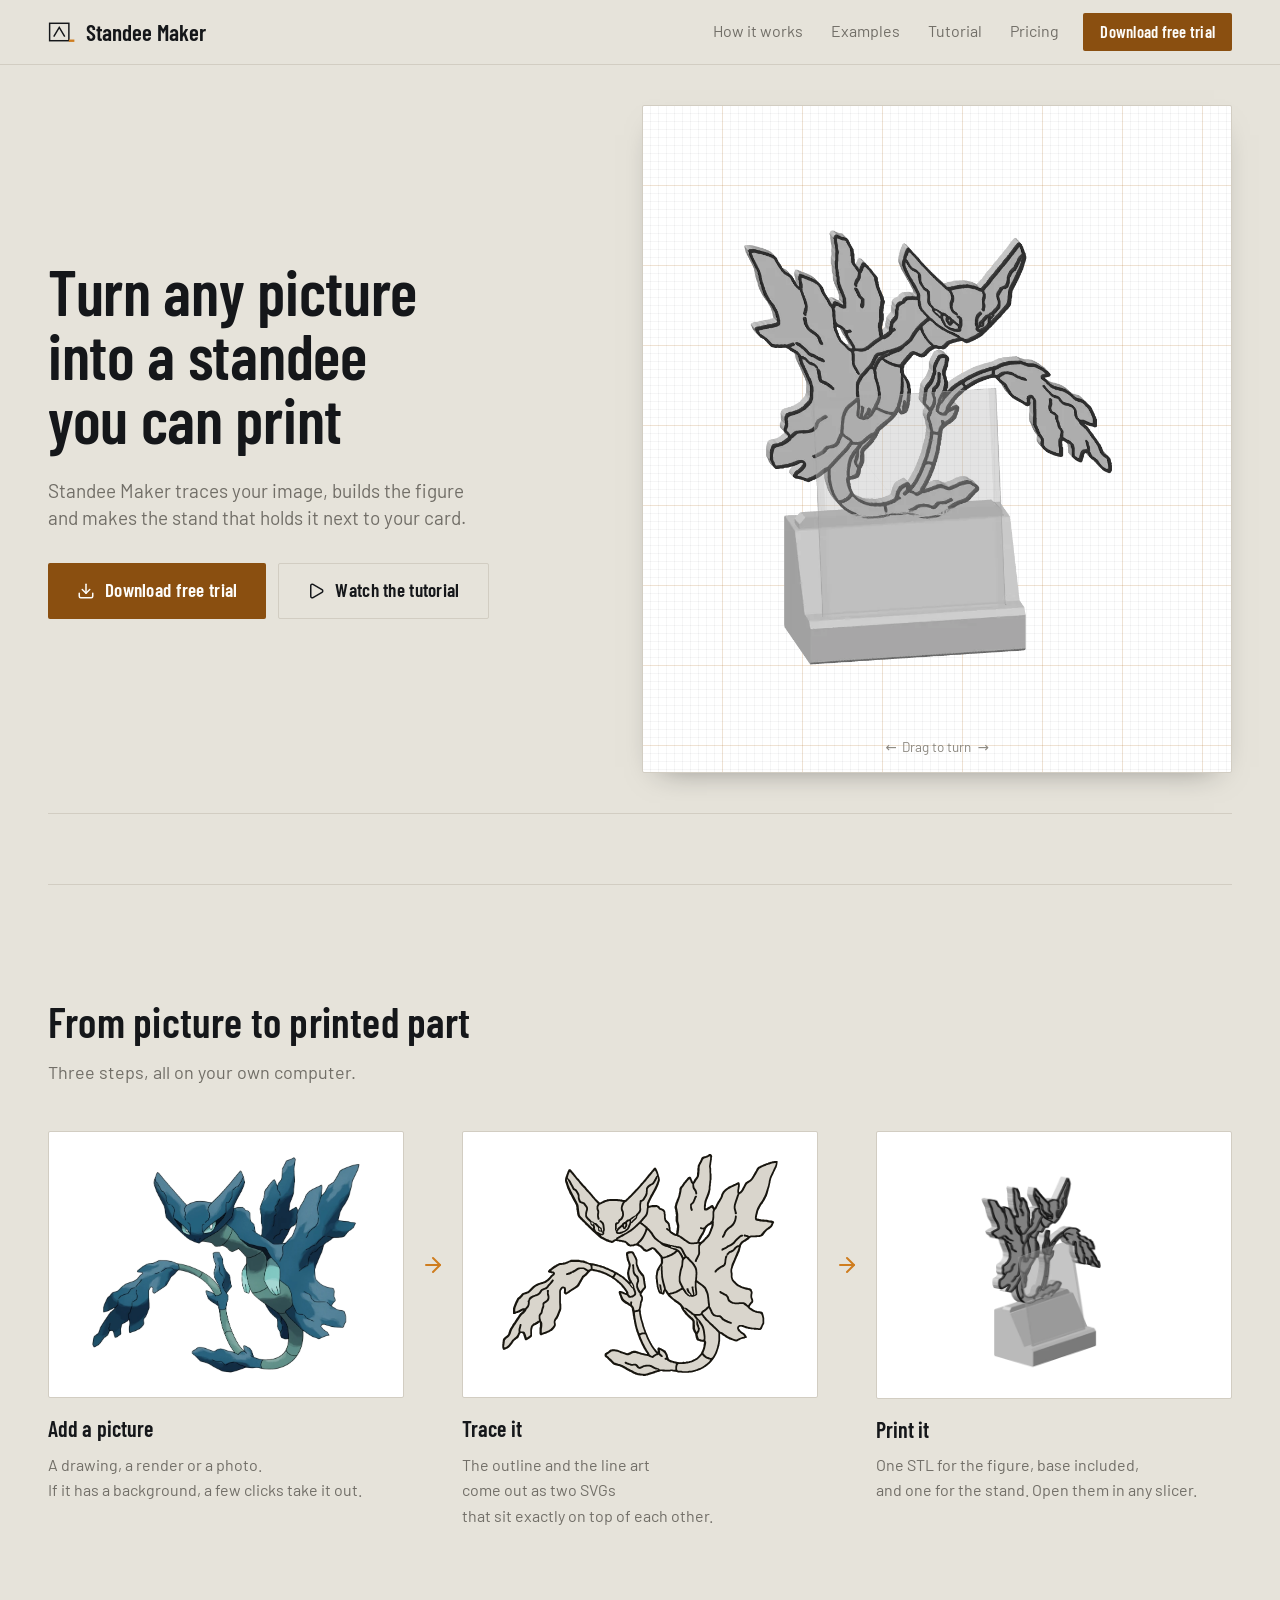
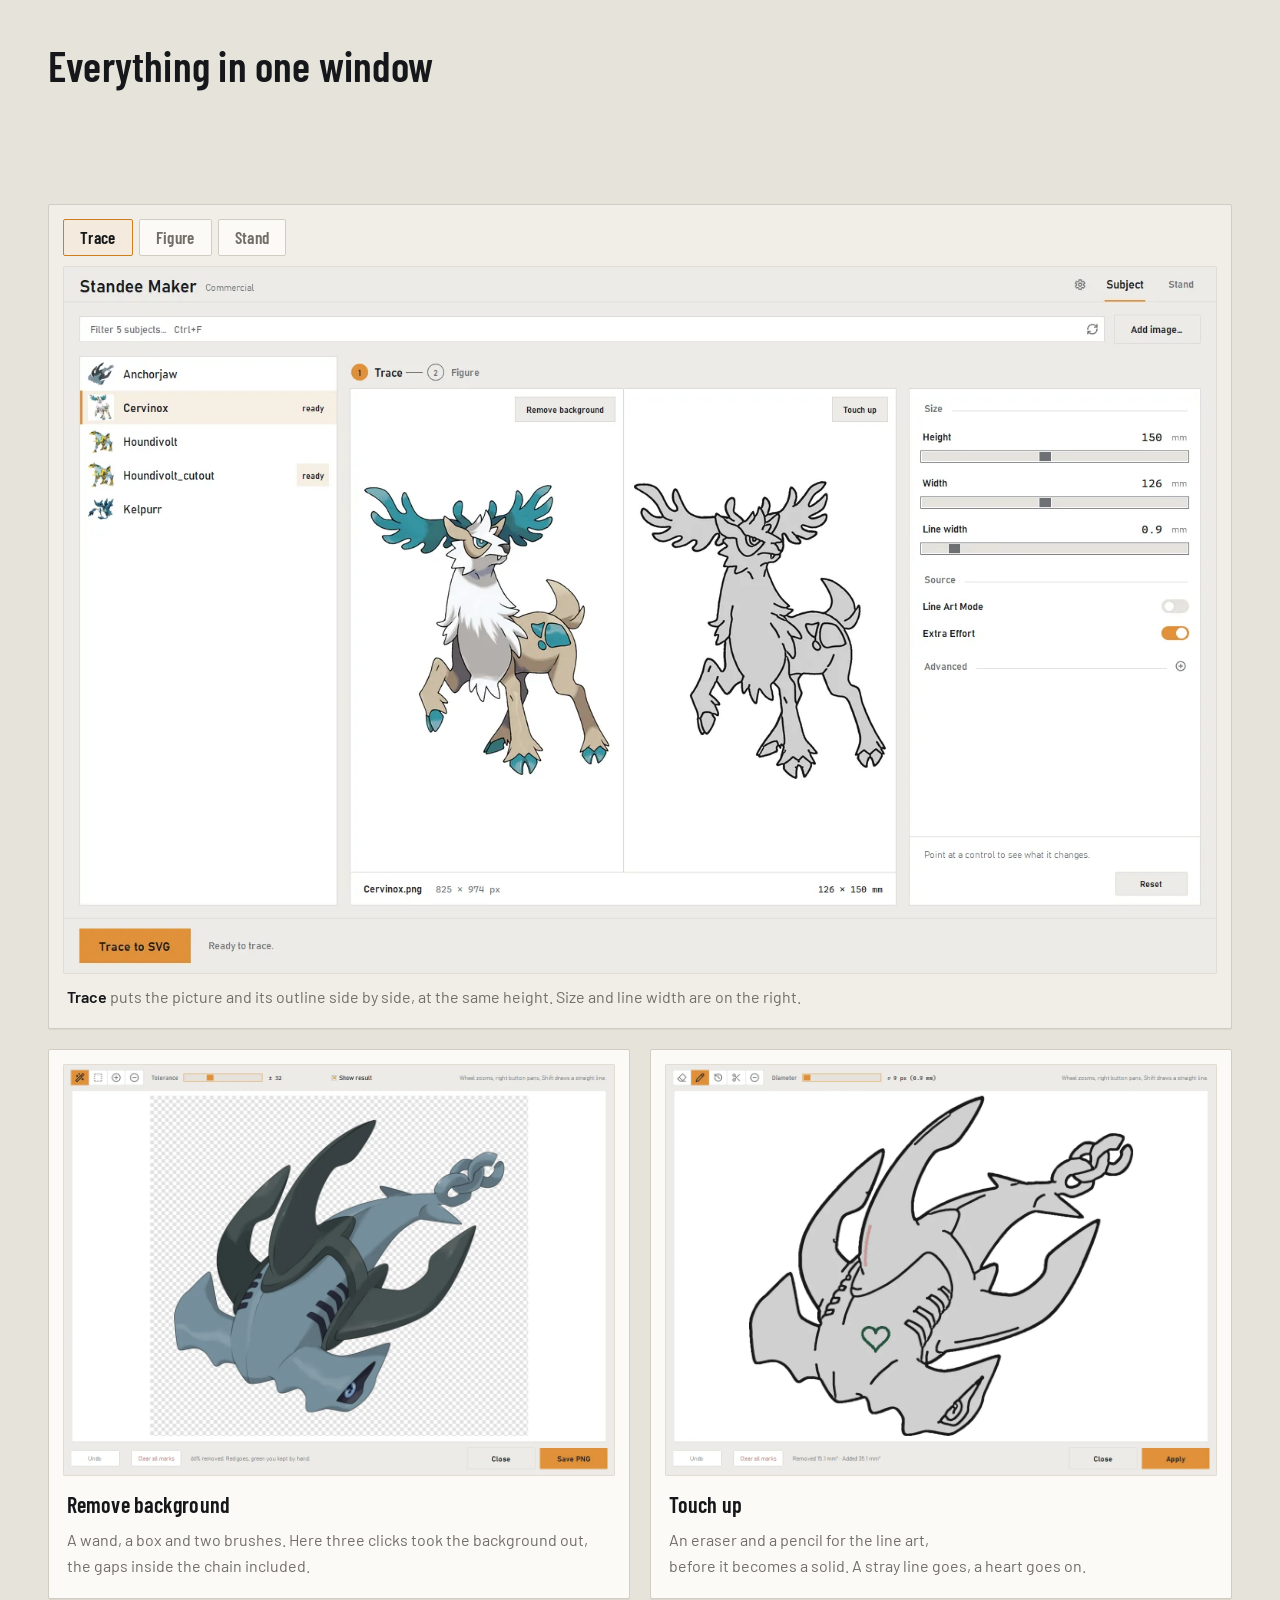
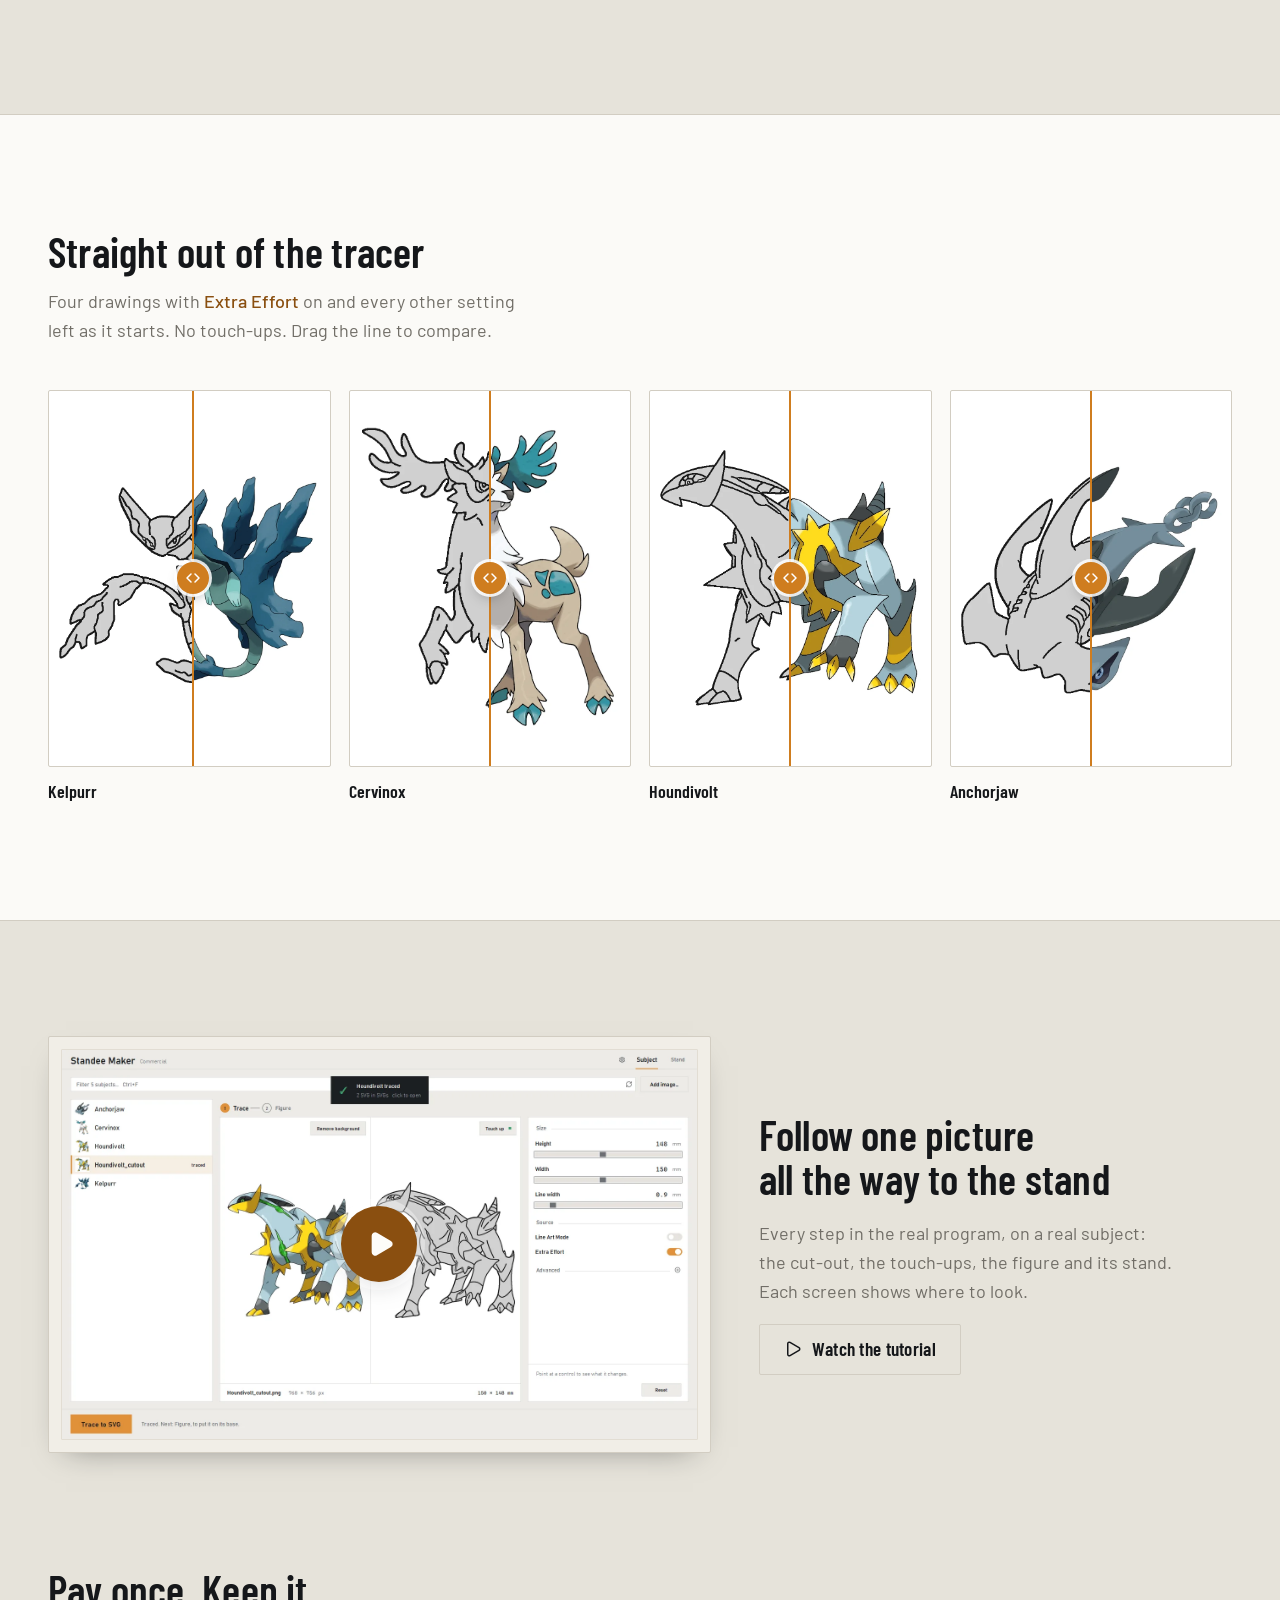
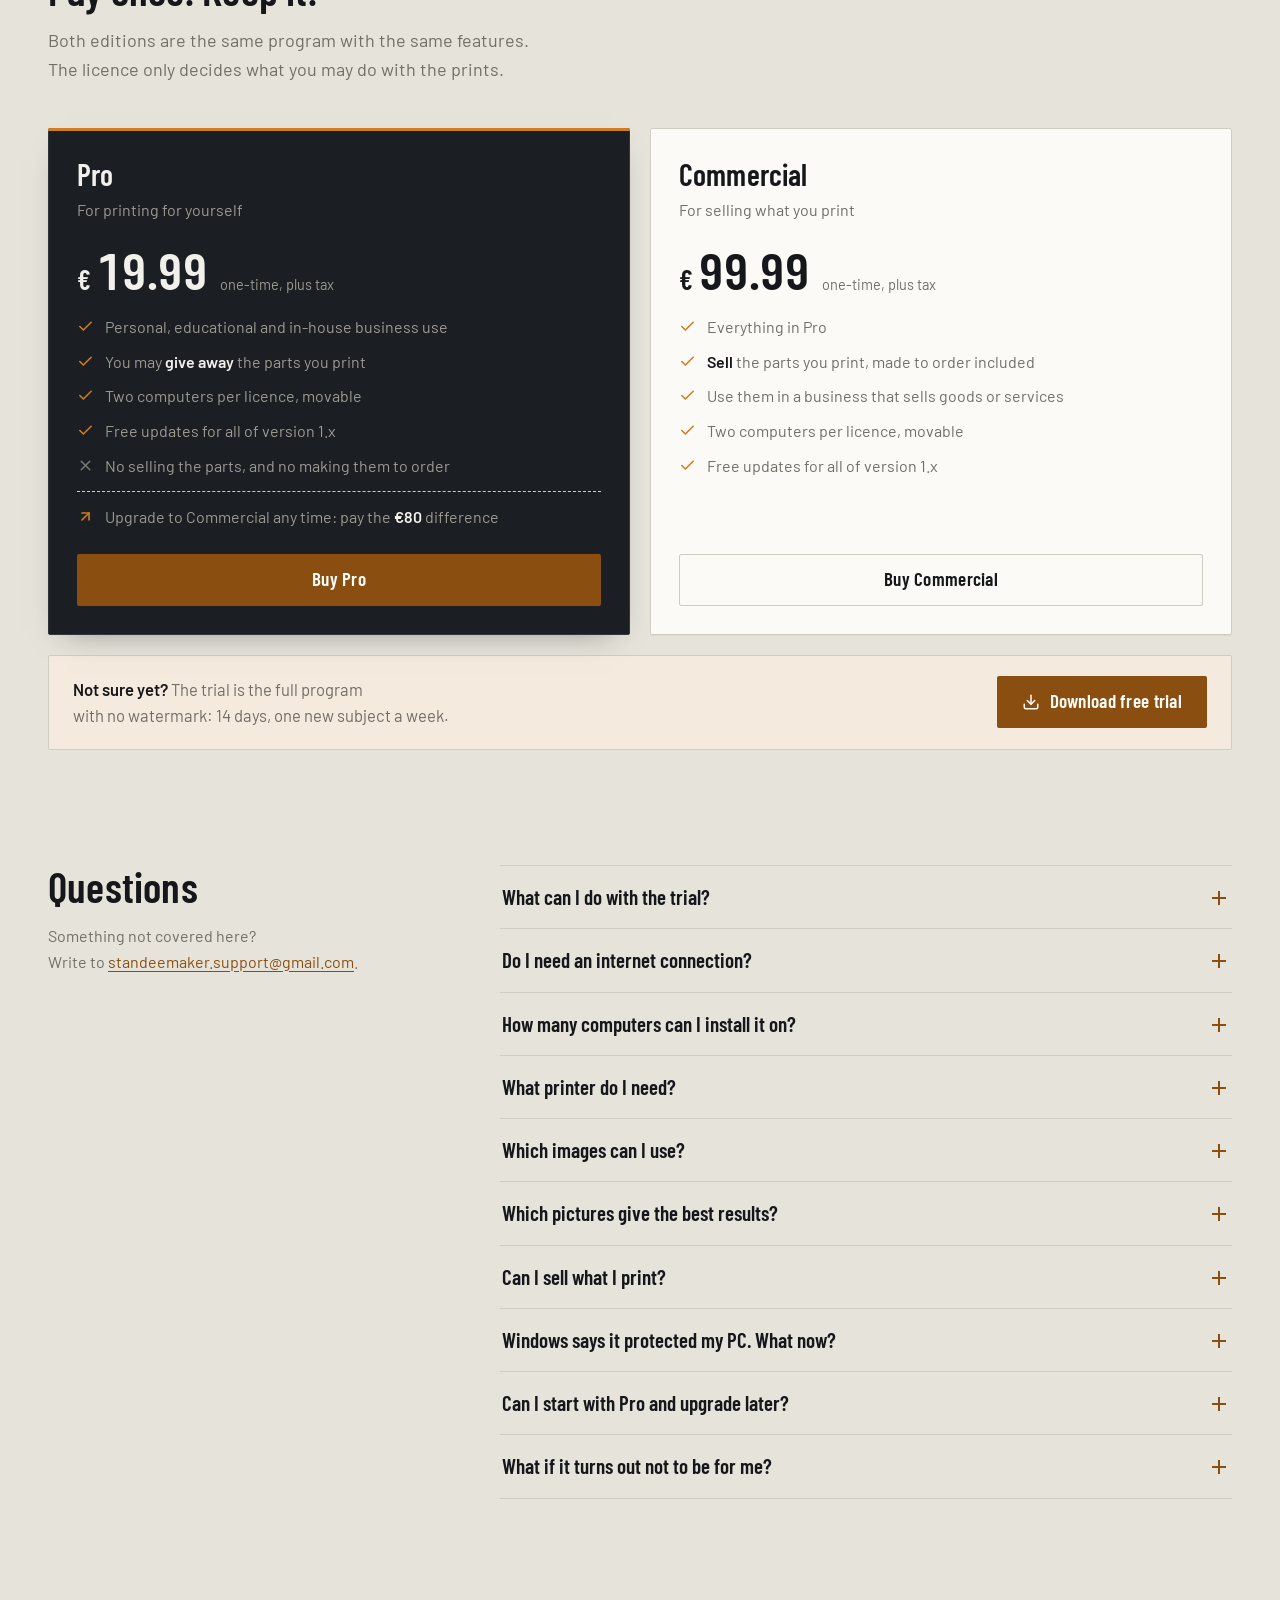
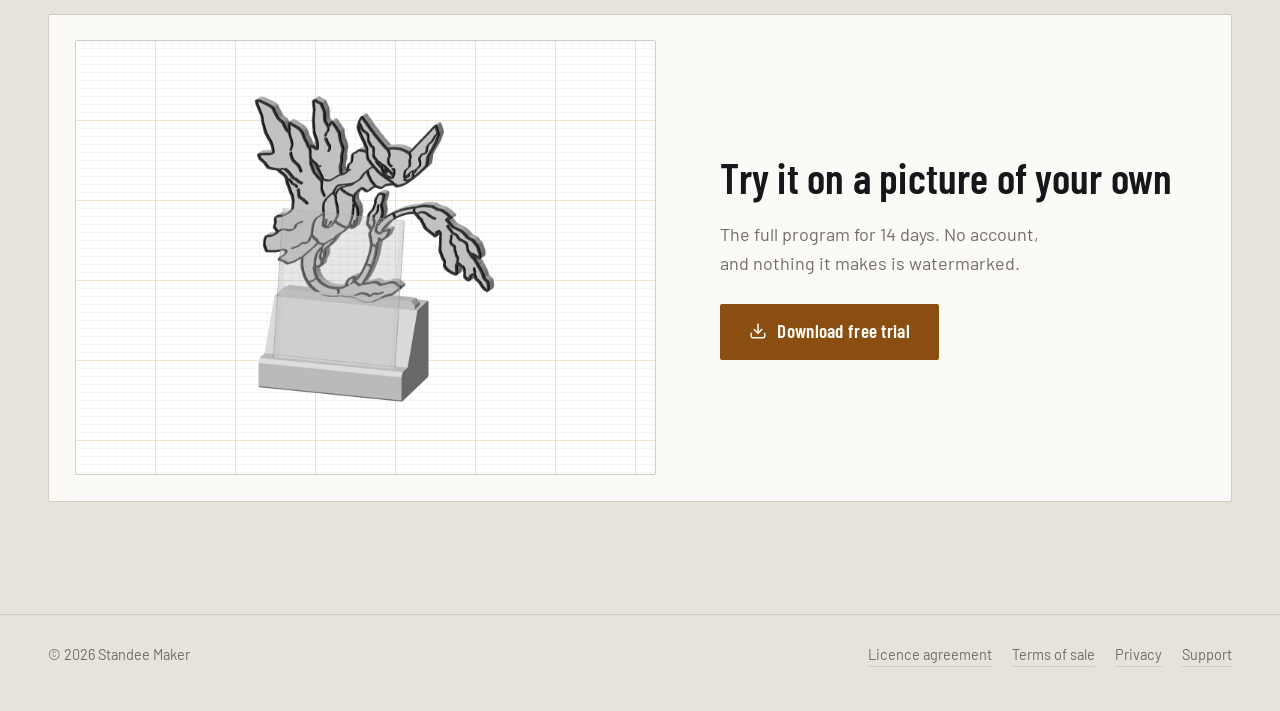
<file: index.html>
<!doctype html>
<html lang="en">
<head>
<meta charset="utf-8">
<meta name="viewport" content="width=device-width,initial-scale=1,viewport-fit=cover">
<title>Standee Maker: turn any picture into a printable standee</title>
<meta name="description" content="Standee Maker traces your image, builds a 3D-printable figure and the stand that holds it next to your card. Runs offline on Windows. Free trial, no account.">
<!-- L'indirizzo del sito: deploy.py lo sostituisce col dominio quando DOMAIN e' impostato. -->
<meta property="og:type" content="website">
<meta property="og:title" content="Standee Maker: turn any picture into a printable standee">
<meta property="og:description" content="Trace an image, build the figure and the stand that holds it next to your card. Runs offline on Windows.">
<meta property="og:url" content="https://eosgithub.github.io/standeemaker-site2/">
<meta property="og:image" content="https://eosgithub.github.io/standeemaker-site2/assets/social.png">
<meta property="og:image:width" content="1200">
<meta property="og:image:height" content="630">
<meta name="twitter:card" content="summary_large_image">
<meta name="color-scheme" content="light dark">
<meta name="theme-color" content="#e6e3da" media="(prefers-color-scheme: light)">
<meta name="theme-color" content="#17181a" media="(prefers-color-scheme: dark)">
<link rel="icon" href="assets/favicon.svg" type="image/svg+xml">
<!-- Prima di tutto il resto: con .js le cose che entrano partono nascoste, e
     main.js le fa entrare. Se main.js non arrivasse, dopo tre secondi la
     pagina si mostra comunque (.late): meglio ferma che vuota. -->
<script>document.documentElement.classList.add("js");window.lateTimer=setTimeout(function(){document.documentElement.classList.add("ready","late")},3000)</script>
<!-- I font stanno in assets/fonts: nessuna richiesta a terzi all'apertura della pagina. -->
<link rel="preload" href="assets/fonts/barlow-condensed-600.woff2" as="font" type="font/woff2" crossorigin>
<link rel="preload" href="assets/fonts/barlow-400.woff2" as="font" type="font/woff2" crossorigin>
<link rel="preload" href="assets/turn/t00.webp?v=6" as="image">
<!-- ?v= su foglio e script: GitHub Pages li lascia in cache dieci minuti, e una
     pagina nuova con lo script vecchio si rompe. Si alza a ogni modifica di
     styles.css o main.js, come TURN_V per le viste. -->
<link rel="stylesheet" href="styles.css?v=15">
</head>
<body>
<div class="sentinel" aria-hidden="true"></div>

<!-- ====================================================== barra in alto -->
<header class="topbar">
  <div class="topbar-in">
    <a class="brand" href="#top">
      <svg class="mark" viewBox="0 0 30 24" aria-hidden="true">
        <rect x="1.5" y="2.5" width="21" height="19" fill="none" stroke="currentColor" stroke-width="1.6"/>
        <path d="M22.5 21.5 L28.5 21.5" stroke="var(--amber)" stroke-width="2.6"/>
        <path d="M6 17 L12 7 L18 17" fill="none" stroke="currentColor" stroke-width="1.6"/>
      </svg>
      <span class="name">Standee Maker</span>
    </a>
    <nav class="topnav" aria-label="Sections of this page">
      <span class="nav-ind" aria-hidden="true"></span>
      <a href="#how">How it works</a>
      <a href="#examples">Examples</a>
      <a href="#tutorial">Tutorial</a>
      <a href="#pricing">Pricing</a>
    </nav>
    <button class="btn btn-s" type="button" data-open="dlg-trial">Download free trial</button>
  </div>
</header>

<main id="top">

  <!-- ================================================================ hero -->
  <!-- Il pezzo che gira sta qui finche' non c'e' la foto vera (SITE.photos.hero,
       main.js): allora la foto prende questo posto e il pezzo scende al terzo
       passo di "How it works". -->
  <section class="hero wrap">
    <div class="hero-copy">
      <h1 data-split><span class="ph">Turn any picture</span> <span class="ph">into a standee</span> <span class="ph">you can print</span></h1>
      <p class="hero-sub" data-reveal style="--d:360ms"><span class="ph">Standee Maker traces your image,</span> <span class="ph">builds the figure</span> <span class="ph">and makes the stand</span> <span class="ph">that holds it next to your card.</span></p>
      <div class="hero-cta" data-reveal style="--d:500ms">
        <button class="btn" type="button" data-open="dlg-trial">
          <svg class="i i-down" viewBox="0 0 24 24" aria-hidden="true"><path d="M12 15V3"/><path d="M21 15v4a2 2 0 0 1-2 2H5a2 2 0 0 1-2-2v-4"/><path d="m7 10 5 5 5-5"/></svg>
          Download free trial
        </button>
        <button class="btn btn-ghost" type="button" data-tour="0">
          <svg class="i i-play" viewBox="0 0 24 24" aria-hidden="true"><path d="M5 5a2 2 0 0 1 3.008-1.728l11.997 6.998a2 2 0 0 1 .003 3.458l-12 7A2 2 0 0 1 5 19z"/></svg>
          Watch the tutorial
        </button>
      </div>
    </div>

    <div class="hero-art graph" id="hero-art">
      <div class="turn-box" id="turn" tabindex="0" role="slider" aria-label="Turn the finished part"
           aria-valuemin="0" aria-valuemax="71" aria-valuenow="0">
        <img id="turn-img" src="assets/turn/t00.webp?v=6" width="1040" height="1360" draggable="false"
             alt="The finished part: the figure slotted into its stand, next to a card in its toploader">
        <span class="turn-tag" id="turn-tag">Drag to turn</span>
      </div>
    </div>
  </section>

  <!-- ======================================================== i quattro fatti -->
  <div class="wrap">
    <ul class="facts">
      <li data-reveal style="--d:700ms">
        <svg class="i" viewBox="0 0 24 24" aria-hidden="true"><rect width="20" height="14" x="2" y="3" rx="2"/><line x1="8" x2="16" y1="21" y2="21"/><line x1="12" x2="12" y1="17" y2="21"/></svg>
        <span>Windows 10+</span>
      </li>
      <li data-reveal style="--d:790ms">
        <svg class="i" viewBox="0 0 24 24" aria-hidden="true"><path d="M12 20h.01"/><path d="M8.5 16.429a5 5 0 0 1 7 0"/><path d="M5 12.859a10 10 0 0 1 5.17-2.69"/><path d="M19 12.859a10 10 0 0 0-2.007-1.523"/><path d="M2 8.82a15 15 0 0 1 4.177-2.643"/><path d="M22 8.82a15 15 0 0 0-11.288-3.764"/><path d="m2 2 20 20"/></svg>
        <span>Works offline</span>
      </li>
      <li data-reveal style="--d:880ms">
        <svg class="i" viewBox="0 0 24 24" aria-hidden="true"><path d="M19 7V4a1 1 0 0 0-1-1H5a2 2 0 0 0 0 4h15a1 1 0 0 1 1 1v4h-3a2 2 0 0 0 0 4h3a1 1 0 0 0 1-1v-2a1 1 0 0 0-1-1"/><path d="M3 5v14a2 2 0 0 0 2 2h15a1 1 0 0 0 1-1v-4"/></svg>
        <span>Pay once, no subscription</span>
      </li>
      <li data-reveal style="--d:970ms">
        <svg class="i" viewBox="0 0 24 24" aria-hidden="true"><path d="m16.5 16.5 5 5"/><path d="M2 21a8 8 0 0 1 11.531-7.18"/><path d="m21.5 16.5-5 5"/><circle cx="10" cy="8" r="5"/></svg>
        <span>Free trial, no account</span>
      </li>
    </ul>
  </div>

  <!-- =========================================================== tre passi -->
  <section id="how" class="wrap sec">
    <div class="sec-head">
      <h2 data-split>From picture to printed part</h2>
      <p data-reveal style="--d:180ms">Three steps, all on your own computer.</p>
    </div>
    <ol class="triptych">
      <li class="trip" data-reveal style="--d:0ms">
        <div class="trip-art graph"><img src="assets/source.webp" width="821" height="668" loading="lazy"
             alt="The starting picture: a colour character on a transparent background"></div>
        <h3>Add a picture</h3>
        <p><span class="ph">A drawing, a render or a photo.</span> <span class="ph">If it has a background,</span> <span class="ph">a few clicks take it out.</span></p>
      </li>
      <li class="trip" data-reveal style="--d:120ms">
        <svg class="i trip-join" viewBox="0 0 24 24" aria-hidden="true"><path d="M5 12h14"/><path d="m12 5 7 7-7 7"/></svg>
        <div class="trip-art graph scan-me" id="trace-art"><img src="assets/trace/kelpurr.svg" loading="lazy"
             alt="The traced picture: silhouette in grey, line art in black"><span class="trip-scan" aria-hidden="true"></span></div>
        <h3>Trace it</h3>
        <p><span class="ph">The outline and the line art</span> <span class="ph">come out as two SVGs</span> <span class="ph">that sit exactly on top of each other.</span></p>
      </li>
      <li class="trip" data-reveal style="--d:240ms">
        <svg class="i trip-join" viewBox="0 0 24 24" aria-hidden="true"><path d="M5 12h14"/><path d="m12 5 7 7-7 7"/></svg>
        <div class="trip-art graph" id="print-slot"><img class="still" src="assets/turn/t65.webp?v=6" width="1040" height="1360" loading="lazy"
             alt="The finished part in its stand, seen from the side"></div>
        <h3>Print it</h3>
        <p><span class="ph">One STL for the figure,</span> <span class="ph">base included,</span> <span class="ph">and one for the stand.</span> <span class="ph">Open them in any slicer.</span></p>
      </li>
    </ol>
  </section>

  <!-- ====================================================== l'app, a riquadri -->
  <section id="app" class="wrap sec">
    <div class="sec-head">
      <h2 data-split>Everything in one window</h2>
      <p data-reveal style="--d:180ms"><span class="ph">Trace, Figure and Stand</span> <span class="ph">are three pages of the same program,</span> <span class="ph">and every change redraws the result</span> <span class="ph">while you watch.</span></p>
    </div>

    <div class="bento" data-reveal>
      <div class="cell cell-wide">
        <div class="tabs" role="tablist" aria-label="Pages of the app">
          <span class="tab-ind" aria-hidden="true"></span>
          <button class="tab" role="tab" id="p0" aria-selected="true" aria-controls="shot">Trace</button>
          <button class="tab" role="tab" id="p1" aria-selected="false" aria-controls="shot">Figure</button>
          <button class="tab" role="tab" id="p2" aria-selected="false" aria-controls="shot">Stand</button>
        </div>
        <div class="shot" id="shot">
          <img class="on" id="u0" src="assets/ui/trace.webp" width="1500" height="920" loading="lazy" alt="The Trace page: library on the left, picture and outline in the middle, settings on the right">
          <img id="u1" src="assets/ui/figure.webp" width="1500" height="920" loading="lazy" alt="The Figure page: the drawing to scale on its base, with the base settings">
          <img id="u2" src="assets/ui/stand.webp" width="1500" height="920" loading="lazy" alt="The Stand page: the stand in 3D with its two slots">
        </div>
        <!-- La prima nota e' anche scritta qui: chi ha il JavaScript spento la legge
             lo stesso. Deve restare uguale a NOTES[0] in main.js. -->
        <p class="note" id="unote"><span class="ph"><b>Trace</b> puts the picture and its outline</span> <span class="ph">side by side, at the same height.</span> <span class="ph">Size and line width are on the right.</span></p>
      </div>

      <div class="cell">
        <div class="cell-img"><img src="assets/ui/cutout.webp" width="1180" height="880" loading="lazy" alt="The Remove background window: the background gone, the subject on a chequerboard"></div>
        <h3>Remove background</h3>
        <p class="note"><span class="ph">A wand, a box and two brushes.</span> <span class="ph">Here three clicks took the background out,</span> <span class="ph">the gaps inside the chain included.</span></p>
      </div>

      <div class="cell">
        <div class="cell-img"><img src="assets/ui/retouch.webp" width="1180" height="880" loading="lazy" alt="The Touch up window: eraser and pencil on the traced line art"></div>
        <h3>Touch up</h3>
        <p class="note"><span class="ph">An eraser and a pencil for the line art,</span> <span class="ph">before it becomes a solid.</span> <span class="ph">A stray line goes,</span> <span class="ph">a heart goes on.</span></p>
      </div>
    </div>
  </section>

  <!-- ============================================================== esempi -->
  <section id="examples" class="wrap sec band">
    <div class="sec-head">
      <h2 data-split>Straight out of the tracer</h2>
      <p data-reveal style="--d:180ms"><span class="ph">Four drawings with <em>Extra Effort</em> on</span> <span class="ph">and every other setting</span> <span class="ph">left as it starts.</span> <span class="ph">No touch-ups.</span> <span class="ph">Drag the line to compare.</span></p>
    </div>
    <div class="grid" id="grid" data-reveal></div>
  </section>

  <!-- ============================================================ tutorial -->
  <section id="tutorial" class="wrap sec">
    <div class="split">
      <button class="tour-poster" type="button" data-tour="0" aria-label="Watch the tutorial" data-reveal>
        <img src="assets/tutorial/traced.webp?v=10" width="1500" height="920" loading="lazy" alt="The Trace page with Houndivolt: the picture on the left, the finished trace on the right">
        <span class="tour-play" aria-hidden="true">
          <svg class="i" viewBox="0 0 24 24"><path d="M5 5a2 2 0 0 1 3.008-1.728l11.997 6.998a2 2 0 0 1 .003 3.458l-12 7A2 2 0 0 1 5 19z"/></svg>
        </span>
      </button>
      <div class="split-copy">
        <h2 data-split><span class="ph">Follow one picture</span> <span class="ph">all the way</span> <span class="ph">to the stand</span></h2>
        <p data-reveal style="--d:180ms"><span class="ph">Every step in the real program,</span> <span class="ph">on a real subject:</span> <span class="ph">the cut-out, the touch-ups,</span> <span class="ph">the figure and its stand.</span> <span class="ph">Each screen shows where to look.</span></p>
        <button class="btn btn-ghost" type="button" data-tour="0">
          <svg class="i i-play" viewBox="0 0 24 24" aria-hidden="true"><path d="M5 5a2 2 0 0 1 3.008-1.728l11.997 6.998a2 2 0 0 1 .003 3.458l-12 7A2 2 0 0 1 5 19z"/></svg>
          Watch the tutorial
        </button>
      </div>
    </div>
  </section>

  <!-- =============================================================== prezzi -->
  <section id="pricing" class="wrap sec">
    <div class="sec-head">
      <h2 data-split>Pay once. Keep it.</h2>
      <p data-reveal style="--d:180ms"><span class="ph">Both editions are the same program</span> <span class="ph">with the same features.</span> <span class="ph">The licence only decides</span> <span class="ph">what you may do with the prints.</span></p>
    </div>

    <div class="plans" data-reveal>
      <div class="plan dark">
        <h3 class="plan-name">Pro</h3>
        <p class="plan-for">For printing for yourself</p>
        <p class="price"><span class="cur">&euro;</span><span class="fig">19.99</span><span class="once">one-time, plus tax</span></p>
        <ul>
          <li><svg class="i tick" viewBox="0 0 24 24" aria-hidden="true"><path d="M20 6 9 17l-5-5"/></svg><span>Personal, educational and in-house business use</span></li>
          <li><svg class="i tick" viewBox="0 0 24 24" aria-hidden="true"><path d="M20 6 9 17l-5-5"/></svg><span>You may <b>give away</b> the parts you print</span></li>
          <li><svg class="i tick" viewBox="0 0 24 24" aria-hidden="true"><path d="M20 6 9 17l-5-5"/></svg><span>Two computers per licence, movable</span></li>
          <li><svg class="i tick" viewBox="0 0 24 24" aria-hidden="true"><path d="M20 6 9 17l-5-5"/></svg><span>Free updates for all of version 1.x</span></li>
          <li><svg class="i cross" viewBox="0 0 24 24" aria-hidden="true"><path d="M18 6 6 18"/><path d="m6 6 12 12"/></svg><span>No selling the parts, and no making them to order</span></li>
          <!-- il passaggio a Commercial: dove nasce l'obiezione ("e se poi voglio
               vendere?"), subito sotto il limite. Prezzo = differenza fra le due
               edizioni (Termini di vendita 4.1 e 4.3, EULA 3.5). -->
          <li class="upgrade"><svg class="i up" viewBox="0 0 24 24" aria-hidden="true"><path d="M7 7h10v10"/><path d="M7 17 17 7"/></svg><span><span class="ph">Upgrade to Commercial any time:</span> <span class="ph">pay the <b>&euro;80</b> difference</span></span></li>
        </ul>
        <button class="btn btn-block" type="button" data-open="dlg-buy" data-edition="pro">Buy Pro</button>
      </div>

      <div class="plan">
        <h3 class="plan-name">Commercial</h3>
        <p class="plan-for">For selling what you print</p>
        <p class="price"><span class="cur">&euro;</span><span class="fig">99.99</span><span class="once">one-time, plus tax</span></p>
        <ul>
          <li><svg class="i tick" viewBox="0 0 24 24" aria-hidden="true"><path d="M20 6 9 17l-5-5"/></svg><span>Everything in Pro</span></li>
          <li><svg class="i tick" viewBox="0 0 24 24" aria-hidden="true"><path d="M20 6 9 17l-5-5"/></svg><span><b>Sell</b> the parts you print, made to order included</span></li>
          <li><svg class="i tick" viewBox="0 0 24 24" aria-hidden="true"><path d="M20 6 9 17l-5-5"/></svg><span>Use them in a business that sells goods or services</span></li>
          <li><svg class="i tick" viewBox="0 0 24 24" aria-hidden="true"><path d="M20 6 9 17l-5-5"/></svg><span>Two computers per licence, movable</span></li>
          <li><svg class="i tick" viewBox="0 0 24 24" aria-hidden="true"><path d="M20 6 9 17l-5-5"/></svg><span>Free updates for all of version 1.x</span></li>
        </ul>
        <button class="btn btn-ghost btn-block" type="button" data-open="dlg-buy" data-edition="commercial">Buy Commercial</button>
      </div>
    </div>

    <div class="trialbar" data-reveal>
      <p><span class="ph"><b>Not sure yet?</b></span> <span class="ph">The trial is the full program</span> <span class="ph">with no watermark:</span> <span class="ph">14&nbsp;days, one new subject a week.</span></p>
      <button class="btn" type="button" data-open="dlg-trial">
        <svg class="i i-down" viewBox="0 0 24 24" aria-hidden="true"><path d="M12 15V3"/><path d="M21 15v4a2 2 0 0 1-2 2H5a2 2 0 0 1-2-2v-4"/><path d="m7 10 5 5 5-5"/></svg>
        Download free trial
      </button>
    </div>
  </section>

  <!-- ================================================================== faq -->
  <section id="faq" class="wrap sec">
    <div class="faq-wrap">
      <div class="faq-side">
        <h2 data-split>Questions</h2>
        <p><span class="ph">Something not covered here?</span> <span class="ph">Write to <a href="mailto:standeemaker.support@gmail.com">standeemaker.support@gmail.com</a>.</span></p>
      </div>
      <div class="faq" data-reveal>
        <details>
          <summary>What can I do with the trial?</summary>
          <div class="answer">Everything the full program does. Files come out at full size and
          full quality, <b>with no watermark</b>. The limits are one new subject every seven days,
          and fourteen days after the first run the program stops writing files; stands are not
          limited. What you make during the trial is for trying the program out. Buy a licence and
          it covers what you have already made.</div>
        </details>
        <details>
          <summary>Do I need an internet connection?</summary>
          <div class="answer">Once, to <b>activate</b> a licence key. After that the program
          reconfirms the key about once a month when a connection happens to be there, and keeps
          working offline when it is not. Images, SVGs and STLs never leave your computer.</div>
        </details>
        <details>
          <summary>How many computers can I install it on?</summary>
          <div class="answer">Two, owned or controlled by you. To move the licence, release it
          from inside the program once that activation is 30&nbsp;days old, or write to us and we
          release it sooner, for example if a computer broke. In the EU you can also pass the whole licence
          on to someone else.</div>
        </details>
        <details>
          <summary>What printer do I need?</summary>
          <div class="answer">The one you have. Standee Maker writes <b>STL</b> files that open in
          your slicer like any other model. The defaults suit an FDM printer with a 0.4 mm nozzle,
          which is where the minimum line width of <span class="mm">0.8 mm</span> comes from.</div>
        </details>
        <details>
          <summary>Which images can I use?</summary>
          <div class="answer">Your own, or ones you have the right to use. The program does not check
          what you give it, so <b>the subject is your responsibility</b>. No edition, Commercial
          included, gives you any rights to someone else's artwork.</div>
        </details>
        <details>
          <summary>Which pictures give the best results?</summary>
          <div class="answer">The cleaner the lines, the less there is to fix. Best of all is
          <b>line art</b>: black lines on white or on a transparent background, like a colouring
          page. Switch on Line Art Mode and it traces them as they are. Next come <b>PNGs with a
          transparent background</b>, such as character art: the outline is already there. Then
          <b>drawings and renders with clear edges</b> on a plain background, which Remove
          background clears in a few clicks. Photos, soft shading and busy backgrounds work too,
          but expect more time in Touch up.</div>
        </details>
        <details>
          <summary>Can I sell what I print?</summary>
          <div class="answer">With the <b>Commercial</b> edition, yes: the objects you print,
          made to order included. In both editions you may not sell or share the STL and SVG
          files themselves, nor sell objects made from the sample drawings that come with the
          program. When you sell what you print you are its maker, so its safety and labelling
          are up to you.</div>
        </details>
        <details>
          <summary>Windows says it protected my PC. What now?</summary>
          <div class="answer">That is SmartScreen. Windows shows it for downloads it has not
          seen many times yet, and every new release of a small program starts there. Choose
          <b>More info</b>, then <b>Run anyway</b>. Download the setup only from this page.</div>
        </details>
        <details>
          <summary>Can I start with Pro and upgrade later?</summary>
          <div class="answer">Yes, at any time, by paying the difference: <b>&euro;80</b>. Nothing
          to reinstall, and the Commercial licence then covers what you already printed with
          Pro too.</div>
        </details>
        <details>
          <summary>What if it turns out not to be for me?</summary>
          <div class="answer">That is what the trial is for: try it before you pay. After a purchase
          the <a href="legal/terms.html">Terms of sale</a> apply.</div>
        </details>
      </div>
    </div>
  </section>

  <!-- ============================================================ chiusura -->
  <section class="wrap sec">
    <div class="outro" data-reveal>
      <div class="outro-art graph"><img src="assets/turn/t06.webp?v=6" width="1040" height="1360" loading="lazy"
           alt="The finished part in its stand, turned a little to the side"></div>
      <div class="outro-copy">
        <h2 data-split>Try it on a picture of your own</h2>
        <p><span class="ph">The full program for 14&nbsp;days.</span> <span class="ph">No account,</span> <span class="ph">and nothing it makes is watermarked.</span></p>
        <button class="btn" type="button" data-open="dlg-trial">
          <svg class="i i-down" viewBox="0 0 24 24" aria-hidden="true"><path d="M12 15V3"/><path d="M21 15v4a2 2 0 0 1-2 2H5a2 2 0 0 1-2-2v-4"/><path d="m7 10 5 5 5-5"/></svg>
          Download free trial
        </button>
      </div>
    </div>
  </section>

</main>

<footer>
  <div class="foot-in">
    <span>&copy; 2026 Standee Maker</span>
    <nav aria-label="Documents and contact">
      <a href="legal/licence.html">Licence agreement</a>
      <a href="legal/terms.html">Terms of sale</a>
      <a href="legal/privacy.html">Privacy</a>
      <a href="mailto:standeemaker.support@gmail.com">Support</a>
    </nav>
  </div>
</footer>

<!-- ======================================================= modale: prova -->
<dialog id="dlg-trial" aria-labelledby="dlg-trial-t">
  <div class="dlg">
    <div class="dlg-head">
      <div class="titles">
        <h2 id="dlg-trial-t">Free trial</h2>
        <p class="sub">Standee Maker 1.0.0 for Windows&nbsp;10+,&nbsp;64&#8209;bit</p>
      </div>
      <button class="dlg-x" type="button" data-close aria-label="Close">
        <svg class="i" viewBox="0 0 24 24" aria-hidden="true"><path d="M18 6 6 18"/><path d="m6 6 12 12"/></svg>
      </button>
    </div>

    <div class="dlg-body">
      <p>The full program. <b>Nothing it produces is marked</b>: full size, full quality, no
      watermark. Only the number of subjects and the days are limited.</p>
      <dl class="terms">
        <dt>Subjects</dt><dd><b>1 new subject</b> every 7&nbsp;days. A subject is one image, however many
        times you trace it, touch it up or rebuild its STL.</dd>
        <dt>Time</dt><dd><b>14&nbsp;days</b> from the first run. After that the program still opens but
        stops writing files.</dd>
        <dt>Use</dt><dd>What you make during the trial is for trying the program out, <b>not
        for sale</b>. Buy a licence and it covers what you have already made.</dd>
        <dt>Account</dt><dd>None. Nothing is registered and nothing is uploaded.</dd>
      </dl>
      <p><b>Already installed?</b> This setup updates it in place and keeps your library, your
      settings and your licence.</p>
      <div class="callout" id="trial-state">
        <b>The file is not published yet.</b> The link will appear here at release.
      </div>
      <!-- SmartScreen: Windows lo mostra per i download che ha visto poche volte,
           e ogni versione nuova di un programma piccolo ricomincia da li'.
           Detto qui, prima del clic, spaventa meno di quando compare. Il nome
           dell'editore non si scrive: Windows lo mostra solo se il setup e'
           firmato. La stessa cosa sta nelle FAQ. -->
      <div class="winnote">
        <svg class="i" viewBox="0 0 24 24" aria-hidden="true"><path d="M20 13c0 5-3.5 7.5-7.66 8.95a1 1 0 0 1-.67-.01C7.5 20.5 4 18 4 13V6a1 1 0 0 1 1-1c2 0 4.5-1.2 6.24-2.72a1.17 1.17 0 0 1 1.52 0C14.51 3.81 17 5 19 5a1 1 0 0 1 1 1z"/><path d="M12 8v4"/><path d="M12 16h.01"/></svg>
        <p><b>Windows may warn you.</b> New downloads can show &ldquo;Windows protected
        your PC&rdquo;. Choose <b>More info</b>, then <b>Run anyway</b>.</p>
      </div>
    </div>

    <div class="dlg-foot">
      <a class="btn btn-block" id="trial-dl" href="#" aria-disabled="true">
        <svg class="i i-down" viewBox="0 0 24 24" aria-hidden="true"><path d="M12 15V3"/><path d="M21 15v4a2 2 0 0 1-2 2H5a2 2 0 0 1-2-2v-4"/><path d="m7 10 5 5 5-5"/></svg>
        <span id="trial-dl-label">Download Standee Maker</span>
      </a>
      <p class="hint" id="trial-meta">Windows installer (.exe), 64-bit</p>
    </div>
  </div>
</dialog>

<!-- ==================================================== modale: acquisto -->
<dialog id="dlg-buy" aria-labelledby="dlg-buy-t">
  <div class="dlg">
    <div class="dlg-head">
      <div class="titles">
        <h2 id="dlg-buy-t">Buy a licence</h2>
        <p class="sub">One-time payment</p>
      </div>
      <button class="dlg-x" type="button" data-close aria-label="Close">
        <svg class="i" viewBox="0 0 24 24" aria-hidden="true"><path d="M18 6 6 18"/><path d="m6 6 12 12"/></svg>
      </button>
    </div>

    <div class="dlg-body">
      <form class="picks" id="picks">
        <label class="pick" for="pick-pro">
          <input type="radio" name="edition" id="pick-pro" value="pro" checked>
          <span class="who">
            <span class="n">Pro</span>
            <span class="w">You print for yourself.</span>
          </span>
          <span class="p">&euro;&nbsp;19.99</span>
        </label>
        <label class="pick" for="pick-commercial">
          <input type="radio" name="edition" id="pick-commercial" value="commercial">
          <span class="who">
            <span class="n">Commercial</span>
            <span class="w">You sell the parts you print, made to order included.</span>
          </span>
          <span class="p">&euro;&nbsp;99.99</span>
        </label>
      </form>

      <dl class="terms">
        <dt>Delivery</dt><dd>A licence <b>key</b> by email, right after payment. Paste it into the
        program under <b>Settings &rarr; Licence</b> to activate that computer.</dd>
        <dt>Computers</dt><dd>Two per licence. Move it by releasing an activation from inside
        the program, once it is 30&nbsp;days old, or sooner on request.</dd>
        <dt>Tax</dt><dd>Where local tax applies, the reseller adds it at checkout and issues the
        invoice.</dd>
        <dt>Terms</dt><dd>The <a href="legal/licence.html">licence agreement</a>, the
        <a href="legal/terms.html">terms of sale</a> and the
        <a href="legal/privacy.html">privacy notice</a>.</dd>
      </dl>

      <div class="callout">
        <b>Not tried it yet?</b> The trial is the full program and does not mark your files. Make
        one part before you buy.
      </div>
    </div>

    <div class="dlg-foot">
      <a class="btn btn-block" id="buy-go" href="#" aria-disabled="true">
        <span id="buy-go-label">Go to checkout: Pro, &euro;&nbsp;19.99</span>
      </a>
      <p class="hint" id="buy-meta">Checkout opens in a new tab.</p>
    </div>
  </div>
</dialog>

<!-- ==================================================== modale: tutorial -->
<!-- Vuoto: i passi li scrive main.js (TOUR). -->
<dialog id="dlg-tour" class="tour" aria-labelledby="tour-h">
  <div class="dlg">
    <div class="dlg-head">
      <div class="titles">
        <h2 id="tour-h">Tutorial</h2>
        <p class="sub" id="tour-sub">Step 1</p>
      </div>
      <button class="dlg-x" type="button" data-close aria-label="Close">
        <svg class="i" viewBox="0 0 24 24" aria-hidden="true"><path d="M18 6 6 18"/><path d="m6 6 12 12"/></svg>
      </button>
    </div>

    <nav class="tour-bar" id="tour-bar" aria-label="Chapters"></nav>

    <div class="tour-body">
      <div class="tour-stage" id="tour-stage">
        <div class="tour-shot" id="tour-shot">
          <img id="tour-img" alt="">
          <svg id="tour-svg" aria-hidden="true"></svg>
          <div class="tour-todo" id="tour-todo" hidden></div>
        </div>
      </div>
      <div class="tour-text" id="tour-text">
        <p class="tour-kicker" id="tour-kicker"></p>
        <h3 id="tour-title"></h3>
        <p class="tour-lede" id="tour-lede"></p>
        <ol class="tour-notes" id="tour-notes"></ol>
        <div class="callout" id="tour-tip" hidden></div>
      </div>
    </div>

    <div class="tour-foot">
      <button class="btn btn-ghost" type="button" id="tour-prev">
        <svg class="i i-prev" viewBox="0 0 24 24" aria-hidden="true"><path d="m15 18-6-6 6-6"/></svg>
        Back
      </button>
      <span class="tour-count" id="tour-count" aria-live="polite"></span>
      <button class="btn" type="button" id="tour-next">
        <span id="tour-next-label">Next</span>
        <svg class="i i-next" viewBox="0 0 24 24" aria-hidden="true"><path d="m9 18 6-6-6-6"/></svg>
      </button>
    </div>
  </div>
</dialog>

<script src="main.js?v=12"></script>
</body>
</html>
</file>
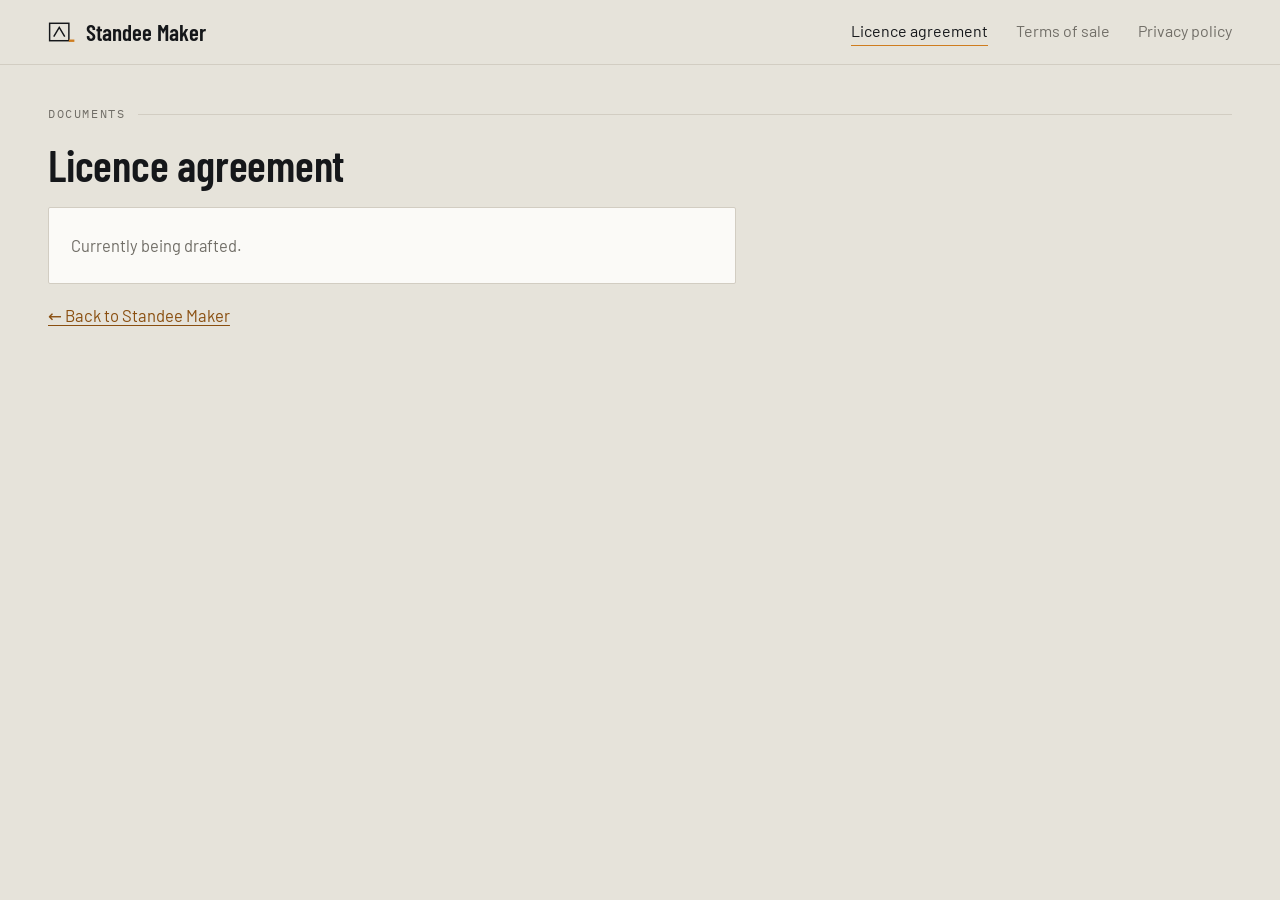
<file: legal/licence.html>
<!doctype html>
<html lang="en">
<head>
<meta charset="utf-8">
<meta name="viewport" content="width=device-width,initial-scale=1,viewport-fit=cover">
<title>Licence agreement - Standee Maker</title>
<meta name="robots" content="noindex">
<link rel="stylesheet" href="../styles.css">
</head>
<body>
<!-- Generata da site/make_legal.py a partire da legal/EULA.txt: non modificarla qui. -->
<header class="topbar">
  <div class="topbar-in">
    <a class="brand" href="../index.html">
      <svg class="mark" viewBox="0 0 30 24" aria-hidden="true">
        <rect x="1.5" y="2.5" width="21" height="19" fill="none" stroke="currentColor" stroke-width="1.6"/>
        <path d="M22.5 21.5 L28.5 21.5" stroke="var(--amber)" stroke-width="2.6"/>
        <path d="M6 17 L12 7 L18 17" fill="none" stroke="currentColor" stroke-width="1.6"/>
      </svg>
      <span class="name">Standee Maker</span>
    </a>
    <nav class="topnav legal-nav" aria-label="Documents">
      <a href="licence.html" aria-current="page">Licence agreement</a>
      <a href="terms.html">Terms of sale</a>
      <a href="privacy.html">Privacy policy</a>
    </nav>
  </div>
</header>
<main class="wrap legal">
  <p class="eyebrow">Documents</p>
  <h1 class="as-section">Licence agreement</h1>
  <div class="legal-text"><span class="legal-pending">Currently being drafted.</span></div>
  <p><a href="../index.html">&larr; Back to Standee Maker</a></p>
</main>
</body>
</html>
</file>
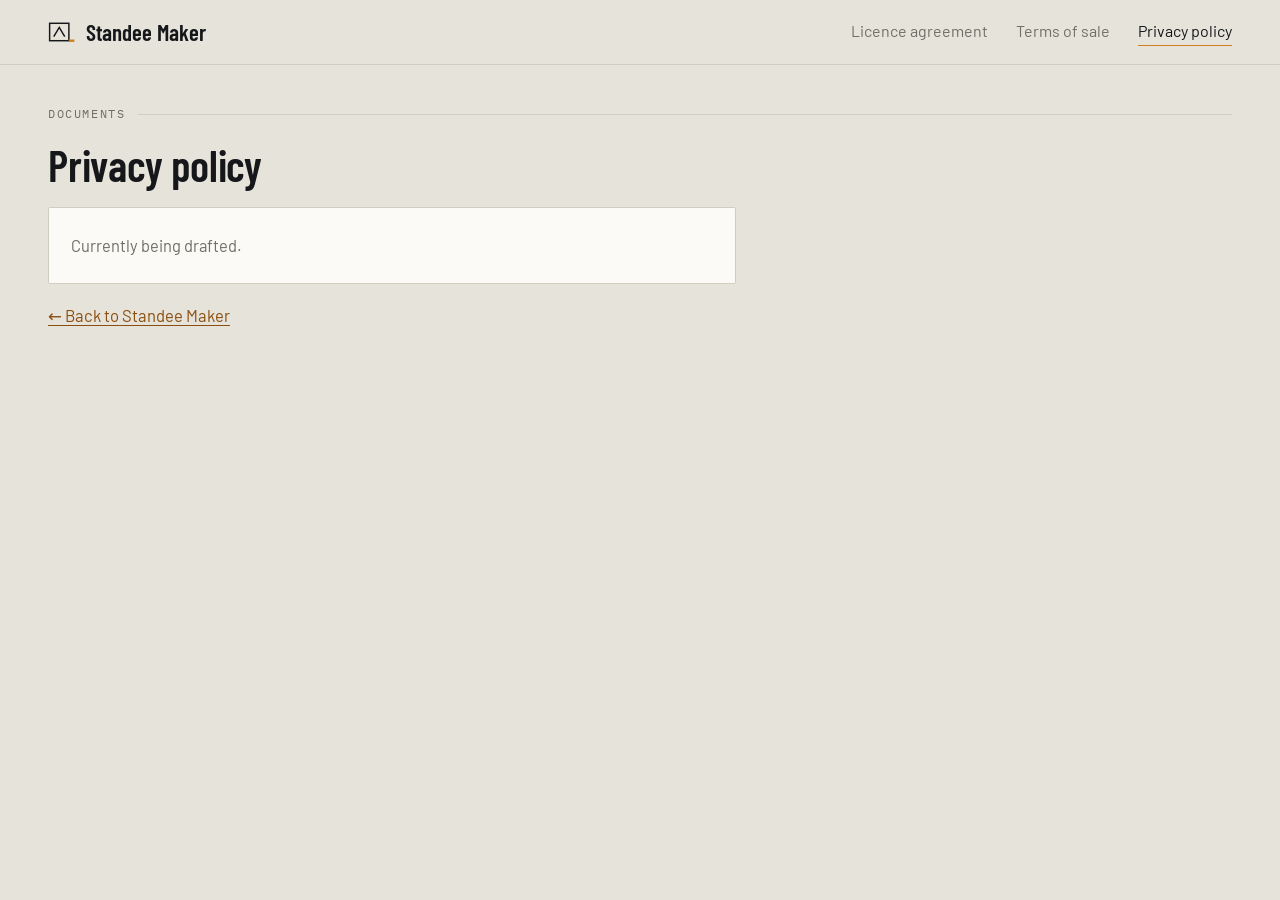
<file: legal/privacy.html>
<!doctype html>
<html lang="en">
<head>
<meta charset="utf-8">
<meta name="viewport" content="width=device-width,initial-scale=1,viewport-fit=cover">
<title>Privacy policy - Standee Maker</title>
<meta name="robots" content="noindex">
<link rel="stylesheet" href="../styles.css">
</head>
<body>
<!-- Generata da site/make_legal.py a partire da legal/PRIVACY.txt: non modificarla qui. -->
<header class="topbar">
  <div class="topbar-in">
    <a class="brand" href="../index.html">
      <svg class="mark" viewBox="0 0 30 24" aria-hidden="true">
        <rect x="1.5" y="2.5" width="21" height="19" fill="none" stroke="currentColor" stroke-width="1.6"/>
        <path d="M22.5 21.5 L28.5 21.5" stroke="var(--amber)" stroke-width="2.6"/>
        <path d="M6 17 L12 7 L18 17" fill="none" stroke="currentColor" stroke-width="1.6"/>
      </svg>
      <span class="name">Standee Maker</span>
    </a>
    <nav class="topnav legal-nav" aria-label="Documents">
      <a href="licence.html">Licence agreement</a>
      <a href="terms.html">Terms of sale</a>
      <a href="privacy.html" aria-current="page">Privacy policy</a>
    </nav>
  </div>
</header>
<main class="wrap legal">
  <p class="eyebrow">Documents</p>
  <h1 class="as-section">Privacy policy</h1>
  <div class="legal-text"><span class="legal-pending">Currently being drafted.</span></div>
  <p><a href="../index.html">&larr; Back to Standee Maker</a></p>
</main>
</body>
</html>
</file>
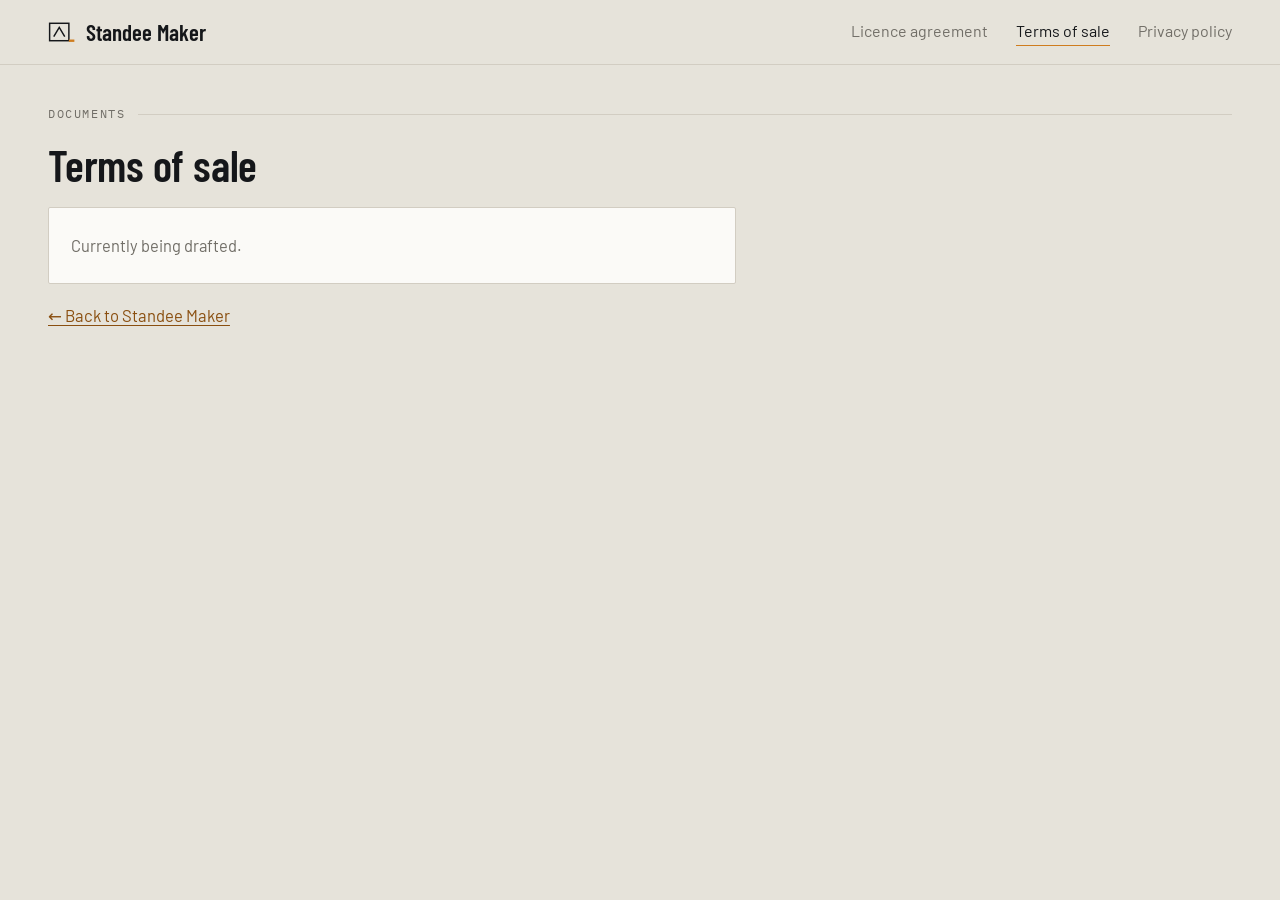
<file: legal/terms.html>
<!doctype html>
<html lang="en">
<head>
<meta charset="utf-8">
<meta name="viewport" content="width=device-width,initial-scale=1,viewport-fit=cover">
<title>Terms of sale - Standee Maker</title>
<meta name="robots" content="noindex">
<link rel="stylesheet" href="../styles.css">
</head>
<body>
<!-- Generata da site/make_legal.py a partire da legal/TERMS-OF-SALE.txt: non modificarla qui. -->
<header class="topbar">
  <div class="topbar-in">
    <a class="brand" href="../index.html">
      <svg class="mark" viewBox="0 0 30 24" aria-hidden="true">
        <rect x="1.5" y="2.5" width="21" height="19" fill="none" stroke="currentColor" stroke-width="1.6"/>
        <path d="M22.5 21.5 L28.5 21.5" stroke="var(--amber)" stroke-width="2.6"/>
        <path d="M6 17 L12 7 L18 17" fill="none" stroke="currentColor" stroke-width="1.6"/>
      </svg>
      <span class="name">Standee Maker</span>
    </a>
    <nav class="topnav legal-nav" aria-label="Documents">
      <a href="licence.html">Licence agreement</a>
      <a href="terms.html" aria-current="page">Terms of sale</a>
      <a href="privacy.html">Privacy policy</a>
    </nav>
  </div>
</header>
<main class="wrap legal">
  <p class="eyebrow">Documents</p>
  <h1 class="as-section">Terms of sale</h1>
  <div class="legal-text"><span class="legal-pending">Currently being drafted.</span></div>
  <p><a href="../index.html">&larr; Back to Standee Maker</a></p>
</main>
</body>
</html>
</file>
<file: styles.css>
/* ===========================================================================
   Standee Maker - pagina di vendita
   Il sistema visivo e' quello dell'app: banco da lavoro, cartiglio, ambra.
   Tutti i colori passano dai token qui sotto: niente letterali nei componenti.

   Il movimento ha due curve sole: --out per cio' che arriva (parte svelto e
   si posa), --io per cio' che cambia di posto. Tutto quello che entra lo fa
   allo stesso modo: sale un poco e si mette a fuoco. Con
   prefers-reduced-motion non si muove niente (in fondo al file, e main.js
   fa lo stesso).
   ========================================================================= */

:root{
  /* superfici */
  --bench:#e6e3da;          /* il banco: grigio caldo, tirato verso l'oliva */
  --sheet:#fbfaf7;          /* il foglio appoggiato sopra */
  --mount:#f1eee7;          /* il passepartout dietro le immagini */
  --paper:#ffffff;          /* i pannelli d'artwork: bianchi in entrambi i temi */
  --paper-ink:#2a2c30;
  --paper-soft:#8c8880;
  --slab:#1b1e22;           /* il piano scuro: la card in evidenza (Pro) */
  --slab-ink:#f2f0ea;
  --slab-soft:#9d9a92;
  --slab-rule:#32363b;

  /* segni */
  --rule:#d2cdc2;
  --rule-soft:#e2ddd3;
  --ink:#15171a;
  --ink-soft:#716e67;

  /* ambra */
  --amber:#cf7d1f;
  --amber-ink:#8a4f10;
  --amber-veil:#f5eade;

  /* azione */
  --cta-bg:#8a4f10;
  --cta-ink:#fdfcf9;
  --cta-bg-hover:#6f3f0c;

  --shadow:0 1px 0 rgba(21,23,26,.05);
  --shadow-lift:0 12px 30px -18px rgba(21,23,26,.5);

  /* i segni del tutorial: stanno sopra schermate chiare in tutti e due i
     temi, come --paper, e quindi non cambiano col tema scuro */
  --note:#d27a16;
  --note-ink:#ffffff;
  --note-halo:rgba(255,255,255,.92);
  --note-veil:rgba(22,24,28,.34);

  --display:"Barlow Condensed","Franklin Gothic Demi","Arial Narrow",sans-serif;
  --text:"Barlow","Segoe UI",system-ui,sans-serif;
  --mono:"IBM Plex Mono",Consolas,"Cascadia Mono",monospace;

  /* sugli schermi larghi la pagina cresce con lo schermo: a misura fissa, sui
     2560, era una colonna stretta in mezzo al banco vuoto */
  --measure:clamp(1320px,80vw,2080px);
  --out:cubic-bezier(.16,1,.3,1);
  --io:cubic-bezier(.65,0,.35,1);
  --gutter:clamp(20px,4vw,48px);

  /* la carta millimetrata sotto i disegni: sta sul bianco di --paper, quindi
     non cambia col tema, come lui */
  --grid-minor:rgba(42,44,48,.045);
  --grid-major:rgba(207,125,31,.16);
}

@media (prefers-color-scheme:dark){
  :root:not([data-theme="light"]){
    --bench:#17181a;
    --sheet:#202225;
    --mount:#2a2c30;
    --slab:#0f1113;
    --slab-ink:#f0eee9;
    --slab-soft:#9a978f;
    --slab-rule:#282c31;
    --rule:#35383d;
    --rule-soft:#2a2c30;
    --ink:#f0eee9;
    --ink-soft:#9a978f;
    --amber:#e6a052;
    --amber-ink:#e6a052;
    --amber-veil:#2b251c;
    --cta-bg:#e6a052;
    --cta-ink:#1a1611;
    --cta-bg-hover:#f0b268;
    --shadow:0 1px 0 rgba(0,0,0,.35);
    --shadow-lift:0 12px 30px -18px rgba(0,0,0,.8);
  }
}
:root[data-theme="dark"]{
  --bench:#17181a;
  --sheet:#202225;
  --mount:#2a2c30;
  --slab:#0f1113;
  --slab-ink:#f0eee9;
  --slab-soft:#9a978f;
  --slab-rule:#282c31;
  --rule:#35383d;
  --rule-soft:#2a2c30;
  --ink:#f0eee9;
  --ink-soft:#9a978f;
  --amber:#e6a052;
  --amber-ink:#e6a052;
  --amber-veil:#2b251c;
  --cta-bg:#e6a052;
  --cta-ink:#1a1611;
  --cta-bg-hover:#f0b268;
  --shadow:0 1px 0 rgba(0,0,0,.35);
  --shadow-lift:0 12px 30px -18px rgba(0,0,0,.8);
}

/* ------------------------------------------------------------------ font */
/* In casa, non da Google Fonts: nessun indirizzo IP a terzi all'apertura
   della pagina. Solo il sottoinsieme latino; le licenze (OFL) sono accanto. */
@font-face{font-family:"Barlow Condensed";font-weight:600;font-style:normal;font-display:swap;src:url(assets/fonts/barlow-condensed-600.woff2) format("woff2")}
@font-face{font-family:"Barlow";font-weight:400;font-style:normal;font-display:swap;src:url(assets/fonts/barlow-400.woff2) format("woff2")}
@font-face{font-family:"Barlow";font-weight:500;font-style:normal;font-display:swap;src:url(assets/fonts/barlow-500.woff2) format("woff2")}
@font-face{font-family:"Barlow";font-weight:600;font-style:normal;font-display:swap;src:url(assets/fonts/barlow-600.woff2) format("woff2")}
@font-face{font-family:"IBM Plex Mono";font-weight:400;font-style:normal;font-display:swap;src:url(assets/fonts/ibm-plex-mono-400.woff2) format("woff2")}

/* ------------------------------------------------------------------ base */
*{box-sizing:border-box}
html{scroll-behavior:smooth;scroll-padding-top:72px}
/* overflow-x:clip e non hidden: la barra in alto resta sticky. Serve alla
   fascia a tutta larghezza degli esempi, che sborda di proposito. */
body{
  margin:0;overflow-x:clip;
  background:var(--bench);
  color:var(--ink);
  font-family:var(--text);
  font-size:clamp(16.5px,.8rem + .3vw,20.5px);
  line-height:1.6;
  -webkit-font-smoothing:antialiased;
}
img{max-width:100%}
a{color:var(--amber-ink);text-underline-offset:3px}
::selection{background:var(--amber);color:var(--cta-ink)}
:focus-visible{outline:2px solid var(--amber);outline-offset:3px}

.wrap{max-width:calc(var(--measure) + 2 * var(--gutter));margin:0 auto;padding-inline:var(--gutter)}

h1,h2,h3{font-family:var(--display);font-weight:600;letter-spacing:.005em;margin:0}
h1{font-size:clamp(44px,5vw,112px);line-height:1;letter-spacing:-.005em;text-wrap:balance}
/* il titolo delle pagine legali: un h1, ma della misura di una sezione */
h1.as-section{font-size:clamp(30px,3.6vw,44px);line-height:1.08}
h2{font-size:clamp(32px,3.3vw,74px);line-height:1.04;text-wrap:balance}
h3{font-size:clamp(22px,1.5vw,32px);line-height:1.15}
p{margin:0;text-wrap:pretty}             /* niente parola sola sull'ultima riga */
/* Un pezzo di frase che non si spezza: nei testi brevi il browser va a capo
   fra un pezzo e l'altro invece che dove finisce la riga ("If it has a /
   background"). I pezzi stanno sui confini naturali (virgole, "and",
   "that") e sono corti, sotto i 40 caratteri: dove c'e' spazio se ne
   mettono piu' d'uno per riga, e anche sul telefono ognuno sta intero. Con i
   pezzi indivisibili il bilanciamento sceglie il taglio che rende le righe
   piu' uguali, di solito quello dove cambia il senso. */
.ph{display:inline-block}
p:has(> .ph){text-wrap:balance}
.mm{font-family:var(--mono);font-variant-numeric:tabular-nums;font-size:.92em}
em{font-style:normal;color:var(--amber-ink);font-weight:500}
b{font-weight:600}

/* le icone (Lucide, come nell'app): un tratto solo, che segue il colore del testo */
.i{width:18px;height:18px;flex:none;fill:none;stroke:currentColor;stroke-width:2;stroke-linecap:round;stroke-linejoin:round}

/* sopravvive solo nelle pagine legali (make_legal.py) */
.eyebrow{
  font-family:var(--mono);font-size:11.5px;letter-spacing:.14em;text-transform:uppercase;
  color:var(--ink-soft);display:flex;align-items:center;gap:12px;margin:0;
}
.eyebrow::after{content:"";flex:1;height:1px;background:var(--rule)}

/* le sezioni: titolo e una riga, poi il contenuto */
.sec{padding-block:clamp(88px,9vw,190px) 0}
.sec-head{display:flex;flex-direction:column;gap:14px;margin-bottom:clamp(36px,3.5vw,56px)}
.sec-head p{font-size:clamp(18px,1.2vw,24px);color:var(--ink-soft);max-width:46em}

/* una fascia a tutta larghezza, un tono sopra il banco: rompe la sequenza di
   sezioni uguali senza cambiare tema */
.band{position:relative;margin-top:clamp(88px,9vw,190px);padding-bottom:clamp(88px,9vw,190px)}
.band::before{
  content:"";position:absolute;inset:0 calc(50% - 50vw);z-index:-1;
  background:var(--sheet);border-block:1px solid var(--rule);
}
.band + .sec{padding-top:clamp(88px,9vw,190px)}

/* la carta millimetrata: righe di 1 mm e di 1 cm (a 8 px il mm, come svg2stl) */
.graph{
  background-color:var(--paper);
  background-image:
    linear-gradient(var(--grid-major) 1px,transparent 1px),
    linear-gradient(90deg,var(--grid-major) 1px,transparent 1px),
    linear-gradient(var(--grid-minor) 1px,transparent 1px),
    linear-gradient(90deg,var(--grid-minor) 1px,transparent 1px);
  background-size:80px 80px,80px 80px,8px 8px,8px 8px;
  background-position:-1px -1px;
}


/* L'entrata. Tutto cio' che ha data-reveal (o data-split, per i titoli parola
   per parola) arriva salendo un poco e mettendosi a fuoco. Nascosto solo con
   la classe .js, che mette uno script in testa alla pagina: senza JavaScript
   la pagina e' semplicemente ferma. --d ritarda il singolo pezzo. Se main.js
   non gira, dopo tre secondi .late mostra tutto. */
.js [data-reveal]{
  opacity:0;transform:translateY(20px);filter:blur(7px);
  transition:opacity .9s var(--out),transform 1.1s var(--out),filter .9s var(--out);
  transition-delay:var(--d,0ms);
}
.js [data-reveal].in{opacity:1;transform:none;filter:none}
[data-split] .w{display:inline-block}
.js [data-split] .w{
  opacity:0;transform:translateY(.4em);filter:blur(8px);
  transition:opacity .8s var(--out),transform 1s var(--out),filter .8s var(--out);
  transition-delay:calc(var(--d,0ms) + var(--i,0) * 40ms);
}
.js [data-split].in .w{opacity:1;transform:none;filter:none}
.late [data-reveal],.late [data-split] .w{opacity:1;transform:none;filter:none}

/* -------------------------------------------------------------- pulsanti */
.btn{
  display:inline-flex;align-items:center;justify-content:center;gap:10px;
  font-family:var(--display);font-weight:600;font-size:19px;letter-spacing:.015em;white-space:nowrap;
  padding:13px 24px 14px;border:1px solid transparent;border-radius:2px;
  background:var(--cta-bg);color:var(--cta-ink);cursor:pointer;line-height:1.2;
  transition:background .2s,border-color .2s,transform .35s var(--out),box-shadow .35s var(--out);text-decoration:none;
  -webkit-tap-highlight-color:transparent;
}
.btn:hover{background:var(--cta-bg-hover);transform:translateY(-1px);box-shadow:0 10px 22px -14px rgba(21,23,26,.55)}
.btn:active{transform:translateY(0) scale(.98);transition-duration:.12s}
.btn .i{transition:transform .35s var(--out)}
.btn:hover .i-down{transform:translateY(2px)}
.btn:hover .i-play{transform:translateX(2px)}
.btn:hover .i-next{transform:translateX(3px)}
.btn:hover .i-prev{transform:translateX(-3px)}
.btn-ghost{background:none;color:var(--ink);border-color:var(--rule)}
.btn-ghost:hover{background:var(--amber-veil);border-color:var(--amber);box-shadow:none}
.btn-s{font-size:16.5px;padding:8px 16px 9px}
.btn-block{width:100%}

/* ------------------------------------------------------------ intestazione */
/* In cima alla pagina la barra e' il banco; appena si scorre (html.scrolled,
   main.js) diventa vetro, e sotto la voce della sezione in vista corre il
   segno ambra, lo stesso del passaggio del mouse. */
.topbar{
  position:sticky;top:0;z-index:20;background:var(--bench);
  border-bottom:1px solid var(--rule);
  transition:background .5s var(--out),box-shadow .5s var(--out);
}
.scrolled .topbar{
  background:color-mix(in srgb,var(--bench) 78%,transparent);
  -webkit-backdrop-filter:saturate(1.4) blur(14px);backdrop-filter:saturate(1.4) blur(14px);
  box-shadow:0 10px 30px -24px rgba(21,23,26,.6);
}
@supports not (background:color-mix(in srgb,red 50%,blue)){.scrolled .topbar{background:var(--bench)}}
.sentinel{position:absolute;top:0;left:0;width:1px;height:40px;pointer-events:none}
.topbar-in{
  max-width:calc(var(--measure) + 2 * var(--gutter));margin:0 auto;padding:10px var(--gutter);min-height:64px;
  display:flex;align-items:center;gap:16px;
}
.brand{display:flex;align-items:center;gap:10px;text-decoration:none;color:inherit}
.mark{width:28px;height:22px;flex:none}
.brand .name{font-family:var(--display);font-weight:600;font-size:23px;line-height:1}
.topnav{position:relative;display:flex;gap:28px;margin-left:auto}
.topnav a{
  font-size:16px;color:var(--ink-soft);text-decoration:none;
  border-bottom:1px solid transparent;padding-bottom:1px;transition:color .3s,border-color .3s;
}
.topnav a:hover{color:var(--ink);border-bottom-color:var(--amber)}
.topnav a[aria-current="true"]{color:var(--ink)}
.nav-ind{
  position:absolute;left:0;bottom:-1px;height:2px;background:var(--amber);opacity:0;pointer-events:none;
  transform:translateX(var(--x,0));width:var(--w,0);
  transition:transform .55s var(--out),width .55s var(--out),opacity .35s;
}
.nav-ind.on{opacity:1}
.topbar .btn{margin-left:8px}
@media (max-width:820px){
  .topnav{display:none}
  .topbar .btn{margin-left:auto}
}

/* -------------------------------------------------------------------- hero */
/* la hero riempie lo schermo meno la striscia dei fatti, che deve stare in vista */
.hero{
  display:grid;grid-template-columns:minmax(0,1fr) minmax(0,1.1fr);
  gap:clamp(40px,4.5vw,88px);align-items:center;padding-block:clamp(32px,4vh,64px);
  min-height:min(calc(100dvh - 64px - 88px),1100px);
}
.hero-copy{display:flex;flex-direction:column;gap:clamp(22px,2vw,32px);align-items:flex-start}
.hero-sub{font-size:clamp(19px,1.4vw,28px);line-height:1.45;color:var(--ink-soft);max-width:27em}
.hero-cta{display:flex;flex-wrap:wrap;gap:12px;margin-top:6px}
.hero-cta .btn{font-size:clamp(19px,1.2vw,23px);padding:15px 28px 16px}

/* il pezzo (o la sua foto) su un foglio bianco, come in studio: bianco in tutti
   e due i temi, perche' la figura non deve cambiare colore col tema */
.hero-art{
  position:relative;height:clamp(420px,calc(100dvh - 64px - 88px - 80px),1020px);
  border:1px solid var(--rule);border-radius:2px;box-shadow:var(--shadow-lift);overflow:hidden;
}
.hero-art>img{width:100%;height:100%;object-fit:cover;display:block}
.turn-box{
  position:absolute;inset:0;display:grid;place-items:center;
  cursor:grab;touch-action:pan-y;user-select:none;-webkit-user-select:none;
}
.turn-box.grabbing{cursor:grabbing}
/* le viste hanno molto bianco attorno: un po' piu' alte del riquadro, centrate */
.turn-box img,.turn-box canvas{
  position:absolute;left:50%;top:50%;transform:translate(-50%,-50%);
  height:112%;width:auto;max-width:none;display:block;
  -webkit-user-drag:none;pointer-events:none;
}
.turn-box canvas{visibility:hidden}
.turn-box.live canvas{visibility:visible}
.turn-box.live img{visibility:hidden}      /* il canvas ha disegnato: l'<img> era solo la prima vista */
.turn-box:focus-visible{outline-offset:-4px}
.turn-tag{
  position:absolute;left:50%;bottom:14px;transform:translateX(-50%);white-space:nowrap;
  font-size:13.5px;color:var(--paper-soft);pointer-events:none;transition:opacity .4s;
}
.turn-tag::before{content:"\2190\00a0\00a0";display:inline-block;animation:tag-l 2.6s var(--io) 2s 2}
.turn-tag::after{content:"\00a0\00a0\2192";display:inline-block;animation:tag-r 2.6s var(--io) 2s 2}
/* l'unico movimento che si ripete da solo: le frecce si aprono due volte */
@keyframes tag-l{0%,60%,100%{transform:none}30%{transform:translateX(-5px)}}
@keyframes tag-r{0%,60%,100%{transform:none}30%{transform:translateX(5px)}}
.turn-tag.gone{opacity:0}
/* L'etichetta entra con una dissolvenza sua e non con data-reveal: finendo,
   quella azzerava il transform, e con lui il translateX(-50%) che la
   centra, lasciandola spostata a destra di mezza larghezza. */
.js .turn-tag{opacity:0;transition:opacity .9s var(--out) 1.4s}
.js.ready .turn-tag:not(.gone){opacity:1}
.js .turn-tag.gone{transition-delay:0s}
/* entrata della hero: il foglio si posa, poi il pezzo sale al suo posto */
.js .hero-art{opacity:0;transform:translateY(16px);transition:opacity 1s var(--out) .15s,transform 1.3s var(--out) .15s}
.js .hero-art .turn-box{opacity:0;transform:translateY(26px);transition:opacity 1.1s var(--out) .45s,transform 1.5s var(--out) .45s}
.js.ready .hero-art,.js.ready .hero-art .turn-box{opacity:1;transform:none}

/* i quattro fatti, subito sotto: una riga, niente scatole */
.facts{
  list-style:none;margin:0;padding:22px 0;display:grid;grid-template-columns:repeat(4,minmax(0,1fr));
  gap:16px 24px;border-block:1px solid var(--rule);
}
.facts li{display:flex;align-items:center;gap:12px;font-weight:500;font-size:clamp(16px,1vw,19px)}
.facts .i{width:22px;height:22px;color:var(--amber-ink);stroke-width:1.75}

@media (max-width:900px){
  .hero{grid-template-columns:minmax(0,1fr);gap:32px;padding-block:32px 40px;min-height:0}
  .hero-art{height:clamp(340px,90vw,520px)}
  .facts{grid-template-columns:repeat(2,minmax(0,1fr))}
}

/* ------------------------------------------------------- i tre passi */
.triptych{
  list-style:none;margin:0;padding:0;
  display:grid;grid-template-columns:repeat(3,minmax(0,1fr));gap:clamp(48px,4.5vw,72px);align-items:start;
}
.trip{position:relative;display:flex;flex-direction:column;gap:10px}
.trip-art{
  position:relative;aspect-ratio:4/3;background:var(--paper);border:1px solid var(--rule);
  border-radius:2px;display:grid;place-items:center;overflow:hidden;margin-bottom:8px;
}
.trip-art img{max-width:84%;max-height:84%;width:auto;height:auto;object-fit:contain}
/* il pezzo che gira, quando la foto gli ha preso la hero */
.trip-art .turn-box img,.trip-art .turn-box canvas,.trip-art img.still{
  position:absolute;left:50%;top:50%;transform:translate(-50%,-50%);
  height:118%;max-height:none;max-width:none;
}
.trip p{font-size:clamp(16px,1vw,20px);color:var(--ink-soft);max-width:36ch}
/* il tracciato arriva come una passata di scanner la prima volta che e' in
   vista (main.js mette .scan): il disegno scoperto da sinistra, e la riga
   ambra che lo attraversa */
.js .trip-art.scan-me img{clip-path:inset(0 100% 0 0);transition:clip-path 1.2s var(--io) .35s}
.js .trip-art.scan-me.scan img{clip-path:inset(0 0 0 0)}
.trip-scan{position:absolute;top:0;bottom:0;left:0;width:2px;opacity:0;pointer-events:none;background:var(--amber);box-shadow:0 0 14px 2px rgba(207,125,31,.45)}
.trip-art.scan .trip-scan{animation:scan 1.2s var(--io) .35s forwards}
@keyframes scan{0%{left:0;opacity:0}8%{opacity:1}88%{opacity:1}100%{left:calc(100% - 2px);opacity:0}}
/* la freccia fra due passi: a meta' altezza del riquadro, che e' 3/4 della
   larghezza; un margine in percentuale si misura sulla larghezza, per questo 37.5% */
.trip-join{
  position:absolute;left:calc(clamp(48px,4.5vw,72px) / -2 - 12px);top:0;margin-top:37.5%;transform:translateY(-50%);
  width:24px;height:24px;color:var(--amber);
}
@media (max-width:760px){
  .triptych{grid-template-columns:minmax(0,1fr);gap:48px}
  .trip-join{left:50%;top:-36px;margin-top:0;transform:translateX(-50%) rotate(90deg)}
}

/* ------------------------------------------------------- l'app: riquadri */
.bento{display:grid;grid-template-columns:repeat(2,minmax(0,1fr));gap:20px}
.cell{
  display:flex;flex-direction:column;gap:10px;padding:14px 14px 20px;
  background:var(--sheet);border:1px solid var(--rule);border-radius:2px;box-shadow:var(--shadow);
}
.cell>img{display:block;width:100%;height:auto;border:1px solid var(--rule-soft);border-radius:1px;margin-bottom:6px}
.cell-img{overflow:hidden;border:1px solid var(--rule-soft);border-radius:1px;margin-bottom:6px}
.cell-img img{display:block;width:100%;height:auto;transition:transform 1.2s var(--out)}
.cell:hover .cell-img img{transform:scale(1.02)}
.cell h3{padding-inline:4px}
.cell .note{padding-inline:4px}
.cell-wide{grid-column:1 / -1;background:var(--mount);padding:14px 14px 18px}
.tabs{position:relative;display:flex;flex-wrap:wrap;gap:6px}
.tab-ind{
  position:absolute;left:0;top:0;border:1px solid var(--amber);background:var(--amber-veil);border-radius:2px;pointer-events:none;
  transform:translate(var(--x,0),var(--y,0));width:var(--w,0);height:var(--h,0);
  transition:transform .5s var(--out),width .5s var(--out),height .5s var(--out);
}
.tab{
  font-family:var(--display);font-weight:600;font-size:17px;letter-spacing:.02em;
  border:1px solid var(--rule);background:var(--sheet);color:var(--ink-soft);
  padding:6px 16px 7px;border-radius:2px;cursor:pointer;line-height:1.3;
  transition:color .25s,border-color .25s,background .25s;position:relative;z-index:1;
}
.tab:hover{color:var(--ink)}
.tab[aria-selected="true"]{color:var(--ink);border-color:var(--amber);background:var(--amber-veil)}
/* con lo script il riquadro della scelta e' .tab-ind, che scivola */
.js .tabs .tab[aria-selected="true"]{border-color:transparent;background:transparent}
.shot{position:relative;aspect-ratio:1500/920;border:1px solid var(--rule-soft);border-radius:1px;overflow:hidden;background:var(--paper)}
.shot img{position:absolute;inset:0;width:100%;height:100%;opacity:0;transform:scale(1.012);transition:opacity .45s var(--out),transform .9s var(--out)}
.shot img.on{opacity:1;transform:none}
#unote{transition:opacity .2s,filter .2s}
#unote.swap{opacity:0;filter:blur(3px)}
.note{font-size:clamp(16px,1vw,20px);color:var(--ink-soft)}
.note b{color:var(--ink);font-weight:600}

@media (max-width:760px){
  .bento{grid-template-columns:minmax(0,1fr)}
}

/* ---------------------------------------------------------------- esempi */
.grid{display:grid;grid-template-columns:repeat(4,minmax(0,1fr));gap:18px}
.cmp{margin:0}
.cmp-box{
  position:relative;aspect-ratio:3/4;background:var(--paper);
  border:1px solid var(--rule);border-radius:2px;overflow:hidden;
  cursor:ew-resize;touch-action:pan-y;user-select:none;
}
.cmp-box img{position:absolute;inset:0;width:100%;height:100%;object-fit:contain;-webkit-user-drag:none}
.cmp-box .b{clip-path:inset(0 var(--r,50%) 0 0)}
.cmp-bar{position:absolute;top:0;bottom:0;left:var(--p,50%);width:2px;background:var(--amber);transform:translateX(-1px)}
.cmp-grip{
  position:absolute;top:50%;left:50%;width:32px;height:32px;transform:translate(-50%,-50%);
  background:var(--amber);border-radius:50%;display:grid;place-items:center;color:var(--note-ink);
  box-shadow:0 0 0 3px rgba(255,255,255,.85),0 6px 14px -4px rgba(0,0,0,.35);
  transition:transform .35s var(--out);
}
.cmp-box:hover .cmp-grip,.cmp-box.dragging .cmp-grip{transform:translate(-50%,-50%) scale(1.12)}
.cmp-grip .i{width:16px;height:16px;stroke-width:2.25}
.cmp-grip:focus-visible{outline:2px solid var(--ink);outline-offset:2px}
.cmp figcaption{margin-top:10px;font-family:var(--display);font-weight:600;font-size:clamp(18px,1.1vw,22px)}

@media (max-width:980px){
  .grid{grid-template-columns:repeat(2,minmax(0,1fr))}
}

/* -------------------------------------------------------------- tutorial */
.split{display:grid;grid-template-columns:minmax(0,7fr) minmax(0,5fr);gap:48px;align-items:center}
.split-copy{display:flex;flex-direction:column;gap:18px;align-items:flex-start}
.split-copy p{font-size:clamp(18px,1.2vw,24px);color:var(--ink-soft)}
.tour-poster{
  position:relative;display:block;width:100%;cursor:pointer;font:inherit;color:inherit;
  padding:12px;background:var(--mount);border:1px solid var(--rule);border-radius:2px;box-shadow:var(--shadow-lift);
}
.tour-poster img{display:block;width:100%;height:auto;border:1px solid var(--rule-soft);border-radius:1px;transition:filter .25s}
.tour-poster:hover img{filter:brightness(.92)}
.tour-play{
  position:absolute;left:50%;top:50%;transform:translate(-50%,-50%);
  width:76px;height:76px;border-radius:50%;display:grid;place-items:center;
  background:var(--cta-bg);color:var(--cta-ink);box-shadow:var(--shadow-lift);
  transition:background .18s,transform .18s;
}
.tour-play .i{width:28px;height:28px;margin-left:4px;fill:currentColor}
.tour-play{box-shadow:0 0 0 8px rgba(255,255,255,.35),var(--shadow-lift);transition:background .18s,transform .45s var(--out),box-shadow .45s var(--out)}
.tour-poster:hover .tour-play{background:var(--cta-bg-hover);transform:translate(-50%,-50%) scale(1.07);box-shadow:0 0 0 13px rgba(255,255,255,.28),var(--shadow-lift)}
.tour-poster:active .tour-play{transform:translate(-50%,-50%) scale(.98)}

@media (max-width:860px){
  .split{grid-template-columns:minmax(0,1fr);gap:28px}
}

/* ---------------------------------------------------------------- prezzi */
.plans{display:grid;grid-template-columns:repeat(2,minmax(0,1fr));gap:20px;align-items:stretch}
.plan{
  display:flex;flex-direction:column;gap:14px;padding:30px 28px 28px;
  background:var(--sheet);border:1px solid var(--rule);border-radius:2px;box-shadow:var(--shadow);
  transition:transform .25s cubic-bezier(.16,1,.3,1),box-shadow .25s;
}
.plan:hover{transform:translateY(-3px);box-shadow:var(--shadow-lift)}
.plan{position:relative;isolation:isolate;transition:transform .5s var(--out),box-shadow .5s var(--out)}
.plan::after{
  content:"";position:absolute;inset:0;z-index:-1;pointer-events:none;opacity:0;transition:opacity .5s var(--out);
  background:radial-gradient(460px circle at var(--mx,50%) var(--my,0%),var(--amber-veil),transparent 50%);
}
.plans:hover .plan::after{opacity:.9}
.plan.dark::after{background:radial-gradient(460px circle at var(--mx,50%) var(--my,0%),rgba(230,160,82,.1),transparent 50%)}
/* il cartiglio ambra in cima alla card in evidenza (Pro): col tema scuro il fondo
   della card e quello della pagina sono quasi lo stesso nero */
.plan.dark::before{content:"";position:absolute;left:-1px;right:-1px;top:-1px;height:3px;background:var(--amber);border-radius:2px 2px 0 0}
.plan.dark{background:var(--slab);color:var(--slab-ink);border-color:var(--slab-rule);box-shadow:var(--shadow-lift)}
.plan-name{font-size:30px;line-height:1}
.plan-for{font-size:16px;color:var(--ink-soft);margin-top:-6px}
.plan.dark .plan-for{color:var(--slab-soft)}
.price{display:flex;align-items:baseline;gap:6px;margin-block:6px 4px}
.price .fig{font-family:var(--display);font-weight:600;font-size:52px;line-height:1;font-variant-numeric:tabular-nums}
.price .cur{font-family:var(--display);font-weight:600;font-size:28px;line-height:1}
.price .once{font-size:14.5px;color:var(--ink-soft);margin-left:6px}
.plan.dark .price .once{color:var(--slab-soft)}
.plan ul{list-style:none;margin:0 0 10px;padding:0;display:flex;flex-direction:column;gap:9px;font-size:16px}
.plan li{display:grid;grid-template-columns:18px 1fr;gap:10px;align-items:start;color:var(--ink-soft)}
.plan.dark li{color:var(--slab-soft)}
.plan li b{color:var(--ink);font-weight:600}
.plan.dark li b{color:var(--slab-ink)}
.plan li .i{width:17px;height:17px;margin-top:4px;stroke-width:2.25}
.plan .tick{color:var(--amber)}
.plan .cross{color:var(--ink-soft);opacity:.7}
.plan .up{color:var(--amber)}
/* il passaggio a Commercial si stacca dai diritti con un filo sopra */
.plan li.upgrade{margin-top:4px;padding-top:12px;border-top:1px dashed var(--rule)}
.plan.dark .cross{color:var(--slab-soft)}
.plan .btn{margin-top:auto}
.plan.dark .btn-ghost{color:var(--slab-ink);border-color:var(--slab-rule)}

.trialbar{
  display:flex;align-items:center;justify-content:space-between;gap:16px 28px;flex-wrap:wrap;
  margin-top:20px;padding:20px 24px;border:1px solid var(--rule);border-radius:2px;
  background:var(--amber-veil);
}
.trialbar p{color:var(--ink-soft);max-width:52ch}
.trialbar p b{color:var(--ink)}

@media (max-width:760px){
  .plans{grid-template-columns:minmax(0,1fr)}
  .trialbar .btn{width:100%}
}

/* ------------------------------------------------------------------- faq */
/* Le risposte arrivano fin dove arrivano le righe che le separano: a larghezza fissa in caratteri
   sotto righe piu' lunghe andavano a capo lasciando una fascia vuota a
   destra. E' la colonna delle domande ad avere la misura giusta per leggere
   (44em, circa 85 caratteri per riga), a filo del bordo destro della pagina;
   lo spazio in piu' va a quella del titolo, che pero' non scende sotto i
   15em: verso i 1024 px veniva schiacciata a meno di 150 px. */
.faq-wrap{display:grid;grid-template-columns:minmax(15em,1fr) minmax(0,44em);gap:48px;align-items:start}
.faq-side{position:sticky;top:96px;display:flex;flex-direction:column;gap:14px}
.faq-side p{color:var(--ink-soft);font-size:16px}
.faq{border-top:1px solid var(--rule)}
.faq details{border-bottom:1px solid var(--rule)}
.faq summary{
  list-style:none;cursor:pointer;padding:18px 36px 18px 2px;position:relative;
  font-family:var(--display);font-weight:600;font-size:21px;line-height:1.25;
}
.faq summary::-webkit-details-marker{display:none}
/* il piu' che si chiude in un meno: due trattini, uno dei due ruota */
.faq summary::before,.faq summary::after{
  content:"";position:absolute;right:6px;top:50%;width:14px;height:2px;background:var(--amber-ink);
  transition:transform .25s;
}
.faq summary::after{transform:rotate(90deg)}
.faq details[open] summary::after{transform:rotate(0)}
.faq summary:hover{color:var(--amber-ink)}
.faq .answer{padding:0 2px 20px;color:var(--ink-soft);font-size:clamp(16px,1.05vw,18px);text-wrap:pretty}
.faq .answer b{color:var(--ink);font-weight:600}
.faq{interpolate-size:allow-keywords}
.faq summary{transition:color .25s}
.faq details::details-content{
  height:0;overflow:clip;opacity:0;
  transition:height .5s var(--out),opacity .4s var(--out),content-visibility .5s allow-discrete;
}
.faq details[open]::details-content{height:auto;opacity:1}

@media (max-width:860px){
  .faq-wrap{grid-template-columns:minmax(0,1fr);gap:24px}
  .faq-side{position:static}
}

/* -------------------------------------------------------------- chiusura */
/* L'ultima cosa prima del footer: il pezzo sul suo foglio a sinistra (la hero
   lo ha a destra), e a destra l'invito a provarlo. */
.outro{
  display:grid;grid-template-columns:minmax(0,6fr) minmax(0,5fr);gap:clamp(36px,5vw,96px);align-items:center;
  padding:clamp(20px,2vw,28px);background:var(--sheet);border:1px solid var(--rule);border-radius:2px;
}
.outro-art{position:relative;height:clamp(320px,34vw,560px);border:1px solid var(--rule);border-radius:2px;overflow:hidden}
.outro-art img{position:absolute;left:50%;top:48%;transform:translate(-50%,-50%);height:118%;width:auto;max-width:none}
.outro-copy{display:flex;flex-direction:column;gap:20px;align-items:flex-start;padding-right:clamp(0px,2vw,32px)}
.outro-copy p{font-size:clamp(18px,1.2vw,24px);color:var(--ink-soft);max-width:30em}
.outro-copy .btn{font-size:clamp(19px,1.2vw,23px);padding:15px 28px 16px;margin-top:6px}
@media (max-width:860px){
  .outro{grid-template-columns:minmax(0,1fr);gap:28px}
  .outro-art{height:clamp(300px,80vw,440px)}
  .outro-copy{padding:0 6px 10px}
}

/* ---------------------------------------------------------------- footer */
footer{margin-top:112px;border-top:1px solid var(--rule);padding-block:28px 44px}
.foot-in{
  max-width:calc(var(--measure) + 2 * var(--gutter));margin:0 auto;padding-inline:var(--gutter);
  display:flex;flex-wrap:wrap;gap:14px 28px;align-items:baseline;
  font-size:14.5px;color:var(--ink-soft);
}
.foot-in nav{display:flex;flex-wrap:wrap;gap:20px;margin-left:auto}
.foot-in a{color:var(--ink-soft);text-decoration:none;border-bottom:1px solid var(--rule)}
.foot-in a:hover{color:var(--ink);border-bottom-color:var(--amber)}

@media (max-width:760px){
  .sec-head{margin-bottom:28px}
  .hero-cta{align-self:stretch}
  .hero-cta .btn{flex:1 1 100%}
  footer{margin-top:80px}
  .foot-in nav{margin-left:0}
}

/* --------------------------------------------------------------- modali */
dialog{
  border:1px solid var(--rule);border-radius:3px;background:var(--sheet);color:var(--ink);
  padding:0;width:min(560px,calc(100vw - 32px));max-height:min(86vh,760px);
  box-shadow:0 30px 60px -30px rgba(0,0,0,.6);
  overflow:hidden;              /* scorre il corpo, non la scatola */
}
dialog{
  opacity:0;transform:translateY(12px) scale(.985);
  transition:opacity .3s var(--out),transform .45s var(--out),overlay .3s allow-discrete,display .3s allow-discrete;
}
dialog[open]{opacity:1;transform:none}
@starting-style{dialog[open]{opacity:0;transform:translateY(12px) scale(.985)}}
dialog::backdrop{background:rgba(17,18,20,0);transition:background .3s,overlay .3s allow-discrete,display .3s allow-discrete}
dialog[open]::backdrop{background:rgba(17,18,20,.55)}
@starting-style{dialog[open]::backdrop{background:rgba(17,18,20,0)}}
.dlg{display:flex;flex-direction:column;max-height:inherit}
.dlg-head{
  display:flex;align-items:flex-start;gap:14px;padding:20px 20px 14px;
  border-bottom:1px solid var(--rule-soft);
}
.dlg-head .titles{display:flex;flex-direction:column;gap:2px}
.dlg-head h2{font-size:27px}
.dlg-head .sub{font-size:14px;color:var(--ink-soft)}
.dlg-x{
  margin-left:auto;background:none;border:1px solid var(--rule);border-radius:2px;
  width:30px;height:30px;flex:none;cursor:pointer;color:var(--ink-soft);
  display:grid;place-items:center;padding:0;
}
.dlg-x .i{width:16px;height:16px}
.dlg-x{transition:background .2s,color .2s,transform .4s var(--out)}
.dlg-x:hover{background:var(--amber-veil);color:var(--ink);transform:rotate(90deg)}
.dlg-body{
  padding:18px 20px 20px;overflow:auto;display:flex;flex-direction:column;gap:16px;
  scrollbar-width:none;                 /* si scorre, ma la barra non si vede */
  -ms-overflow-style:none;
}
.dlg-body::-webkit-scrollbar{width:0;height:0}
.dlg-body p{font-size:15.5px;color:var(--ink-soft)}
.dlg-body p b{color:var(--ink);font-weight:500}
.dlg-foot{
  padding:14px 20px 18px;border-top:1px solid var(--rule-soft);
  display:flex;flex-direction:column;gap:10px;
}

.terms{
  display:grid;grid-template-columns:auto 1fr;gap:8px 14px;
  font-size:15px;align-items:baseline;
}
.terms dt{font-weight:600;font-size:14.5px;color:var(--ink);white-space:nowrap}
.terms dd{margin:0;color:var(--ink-soft)}
.terms dd b{color:var(--ink);font-weight:500}

/* scelta dell'edizione nel modale d'acquisto */
.picks{display:flex;flex-direction:column;gap:10px}
.pick{
  display:grid;grid-template-columns:18px 1fr auto;gap:12px;align-items:center;
  border:1px solid var(--rule);border-radius:2px;padding:13px 15px;cursor:pointer;
  background:var(--mount);transition:border-color .18s,background .18s;
}
.pick:hover{border-color:var(--amber)}
.pick:has(input:checked){border-color:var(--amber);background:var(--amber-veil)}
.pick:has(input:focus-visible){outline:2px solid var(--amber);outline-offset:2px}
.pick input{accent-color:var(--amber);width:16px;height:16px;margin:0}
.pick .who{display:flex;flex-direction:column;gap:1px}
.pick .who .n{font-family:var(--display);font-weight:600;font-size:20px;line-height:1.15}
.pick .who .w{font-size:14px;color:var(--ink-soft);line-height:1.3}
.pick .p{font-family:var(--display);font-weight:600;font-size:22px;font-variant-numeric:tabular-nums;white-space:nowrap}

.callout{
  border-left:2px solid var(--amber);background:var(--amber-veil);
  padding:11px 14px;font-size:14.5px;color:var(--ink-soft);
}
.callout b{color:var(--ink);font-weight:500}

/* l'avviso di SmartScreen nella finestra della prova: una riga quieta, non
   un allarme, subito prima del pulsante */
.winnote{
  display:grid;grid-template-columns:20px 1fr;gap:10px;align-items:start;
  padding-top:14px;border-top:1px solid var(--rule-soft);
}
.winnote .i{width:18px;height:18px;margin-top:2px;color:var(--ink-soft)}
.dlg-body .winnote p{font-size:14.5px;color:var(--ink-soft)}
.hint{font-size:13.5px;color:var(--ink-soft);text-align:center}

/* -------------------------------------------------------- tutorial: modale */
/* Il modale: largo quasi quanto la finestra, alto quanto basta alla schermata. */
dialog.tour{
  width:min(1360px,calc(100vw - 24px));height:min(92vh,940px);max-height:none;max-width:none;
}
.tour .dlg{height:100%;max-height:none}
.tour .dlg-head{padding:14px 20px 12px}
.tour .dlg-head h2{font-size:24px}

/* i capitoli come una barra di avanzamento a segmenti, uno per passo */
.tour-bar{
  display:grid;grid-template-columns:repeat(var(--chapters,6),minmax(0,1fr));gap:10px;
  padding:10px 20px 12px;border-bottom:1px solid var(--rule-soft);
}
.tour-chap{
  display:flex;flex-direction:column;gap:6px;align-items:stretch;min-width:0;
  background:none;border:0;padding:0;cursor:pointer;font:inherit;color:inherit;text-align:left;
}
.tour-chap .l{
  font-size:13px;font-weight:500;
  color:var(--ink-soft);white-space:nowrap;overflow:hidden;text-overflow:ellipsis;
}
.tour-chap:hover .l,.tour-chap[aria-current="true"] .l{color:var(--amber-ink)}
.tour-chap .ticks{display:flex;gap:3px}
.tour-chap .ticks i{flex:1;height:4px;border-radius:1px;background:var(--rule)}
.tour-chap .ticks i.done{background:var(--amber)}
.tour-chap .ticks i.now{background:var(--amber);box-shadow:0 0 0 1.5px var(--sheet),0 0 0 3px var(--amber)}

.tour-body{flex:1;min-height:0;display:grid;grid-template-columns:minmax(0,1fr) 370px}
.tour-stage{
  min-height:0;min-width:0;background:var(--mount);padding:18px;
  display:grid;place-items:center;overflow:hidden;
}
.tour-shot{
  position:relative;background:var(--paper);border:1px solid var(--rule);border-radius:1px;
  box-shadow:var(--shadow-lift);
}
.tour-shot img{display:block;width:100%;height:100%;transition:opacity .25s}
.tour-shot img.loading{opacity:0}
.tour-shot svg{position:absolute;inset:0;width:100%;height:100%;overflow:visible}

/* i segni sulle schermate: sono sempre chiare, in tutti e due i temi */
.tour-dim{fill:var(--note-veil);transition:opacity .2s}
.tour-ring{fill:none;stroke:var(--note);stroke-width:2.5px;vector-effect:non-scaling-stroke}
.tour-halo{fill:none;stroke:var(--note-halo);stroke-width:6px;vector-effect:non-scaling-stroke}
.tour-badge circle{fill:var(--note);stroke:var(--note-halo);stroke-width:2px;vector-effect:non-scaling-stroke}
.tour-badge text{fill:var(--note-ink);font-family:var(--mono);font-weight:500;text-anchor:middle;dominant-baseline:central}
.tour-mark,.tour-badge{cursor:pointer;transition:opacity .2s}
/* scelto un punto, gli altri segni spariscono (e non si cliccano piu'):
   sulla schermata resta solo quello di cui parla il testo */
.tour-mark.off,.tour-badge.off{opacity:0;pointer-events:none}
.tour-pulse{
  fill:none;stroke:var(--note);stroke-width:2.5px;vector-effect:non-scaling-stroke;
  transform-box:fill-box;transform-origin:center;animation:tour-pulse 1.6s ease-out infinite;
}
@keyframes tour-pulse{from{transform:scale(.6);opacity:1}to{transform:scale(1.9);opacity:0}}

/* le foto che mancano ancora: il passo c'e', l'immagine arrivera' */
.tour-todo[hidden],.tour-shot img[hidden]{display:none}
.tour-todo{
  position:absolute;inset:0;display:grid;place-items:center;padding:24px;text-align:center;
  background:var(--sheet);border:1px dashed var(--amber);
  font-family:var(--mono);font-size:12.5px;letter-spacing:.04em;color:var(--ink-soft);
}

.tour-text{
  min-height:0;overflow:auto;padding:20px 22px 24px;border-left:1px solid var(--rule-soft);
  display:flex;flex-direction:column;gap:12px;
}
/* a ogni passo il testo rientra come il resto della pagina */
.tour-text.enter>*{animation:step-in .55s var(--out) both}
.tour-text.enter>*:nth-child(2){animation-delay:.04s}
.tour-text.enter>*:nth-child(3){animation-delay:.08s}
.tour-text.enter>*:nth-child(n+4){animation-delay:.12s}
@keyframes step-in{from{opacity:0;transform:translateY(10px);filter:blur(4px)}to{opacity:1;transform:none;filter:none}}
.tour-kicker{font-size:14px;font-weight:600;color:var(--amber-ink)}
.tour-text h3{font-size:26px;line-height:1.1}
.tour-lede{font-size:15.5px;color:var(--ink-soft)}
.tour-lede b,.tour-note b{color:var(--ink);font-weight:500}
.tour-notes{list-style:none;margin:4px 0 0;padding:0;display:flex;flex-direction:column;gap:2px}
.tour-note{
  display:grid;grid-template-columns:22px 1fr;gap:10px;align-items:start;
  background:none;border:0;border-left:2px solid transparent;border-radius:0;
  padding:8px;margin-left:-10px;width:calc(100% + 10px);
  font:inherit;font-size:14.5px;line-height:1.45;color:var(--ink-soft);text-align:left;cursor:pointer;
  transition:background .18s,border-color .18s;
}
.tour-note:hover,.tour-note.on{background:var(--amber-veil);border-left-color:var(--amber)}
.tour-note .k{
  width:22px;height:22px;border-radius:50%;display:grid;place-items:center;margin-top:-1px;
  background:var(--note);color:var(--note-ink);font-family:var(--mono);font-size:11.5px;font-weight:500;
}
.tour-text .callout{margin-top:6px;font-size:14px}

.tour-foot{
  display:flex;align-items:center;gap:14px;padding:12px 20px;border-top:1px solid var(--rule-soft);
}
.tour-foot .btn{font-size:17px;padding:9px 18px 10px}
.tour-foot .btn[disabled]{opacity:.4;cursor:default;pointer-events:none}
.tour-count{margin-inline:auto;font-size:14px;color:var(--ink-soft);font-variant-numeric:tabular-nums}

@media (max-width:980px){
  .tour-body{grid-template-columns:minmax(0,1fr) 310px}
}
@media (max-width:860px){
  /* In colonna la schermata resta ferma in alto e scorre solo il testo
     sotto: mentre si leggono i punti, i riquadri numerati restano in vista.
     In fondo al testo una dissolvenza dice che ce n'e' ancora; l'ultimo
     margine e' alto quanto lei, cosi' arrivati in fondo non copre niente. */
  dialog.tour{height:calc(100dvh - 24px)}
  .tour-body{display:flex;flex-direction:column;overflow:hidden}
  .tour-stage{flex:none;padding:10px;overflow:visible}
  .tour-text{
    flex:1;min-height:0;overflow:auto;overscroll-behavior:contain;
    border-left:0;border-top:1px solid var(--rule-soft);padding:16px 16px 36px;
    -webkit-mask-image:linear-gradient(#000 calc(100% - 32px),transparent);
    mask-image:linear-gradient(#000 calc(100% - 32px),transparent);
  }
  .tour-text h3{font-size:23px}
}
@media (max-width:640px){
  .tour-bar{gap:5px;padding:8px 16px 10px}
  .tour-chap .l{display:none}
  .tour .dlg-head{padding:12px 16px 10px}
  .tour-foot{padding:10px 16px}
  .tour-foot .btn{padding:8px 13px 9px;font-size:16px}
}

/* --------------------------------------------------------- pagine legali */
/* Il testo e' quello di legal/*.txt, a spaziatura fissa com'e' scritto. */
.legal{display:flex;flex-direction:column;gap:18px;padding-block:40px 64px}
.legal-text{
  white-space:pre-wrap;overflow-wrap:anywhere;font-family:var(--mono);font-size:13.5px;
  line-height:1.6;color:var(--ink);background:var(--sheet);border:1px solid var(--rule);
  border-radius:2px;padding:24px 22px;max-width:86ch;
}
.legal-text b{font-weight:500;color:var(--amber-ink)}
.legal-pending{font-family:var(--text);font-size:16.5px;color:var(--ink-soft)}
.legal-nav a[aria-current="page"]{color:var(--ink);border-bottom-color:var(--amber)}
@media (max-width:760px){
  .legal-nav{display:flex;gap:14px;margin-left:0}
  .legal .topbar-in,.topbar-in:has(.legal-nav){flex-wrap:wrap}
  .legal-text{font-size:12.5px;padding:16px 14px}
}

/* ------------------------------------------------------------- movimento */
/* Il poster del tutorial si raddrizza mentre arriva, il pezzo della chiusura
   sale sul suo foglio. Solo dove il browser lega le animazioni allo
   scorrimento, e mai con prefers-reduced-motion. */
@media (prefers-reduced-motion:no-preference){
  @supports (animation-timeline:view()){
    .tour-poster{animation:poster-in linear both;animation-timeline:view();animation-range:entry 0% cover 40%}
    .outro-art img{animation:rise linear both;animation-timeline:view();animation-range:entry 5% cover 45%}
  }
}
@keyframes poster-in{from{transform:perspective(1600px) rotateX(14deg) translateY(40px) scale(.96);opacity:.4}to{transform:none;opacity:1}}
@keyframes rise{from{transform:translate(-50%,-42%) scale(.95);opacity:0}to{transform:translate(-50%,-50%);opacity:1}}

@media (prefers-reduced-motion:reduce){
  html{scroll-behavior:auto}
  *,*::before,*::after{transition-duration:.01ms!important;transition-delay:0s!important;animation-duration:.01ms!important;animation-iteration-count:1!important;animation-delay:0s!important}
  .js [data-reveal],.js [data-split] .w,.js .hero-art,.js .hero-art .turn-box{opacity:1;transform:none;filter:none}
  .js .trip-art.scan-me img{clip-path:none}
  .js .turn-tag:not(.gone){opacity:1}
}
</file>
